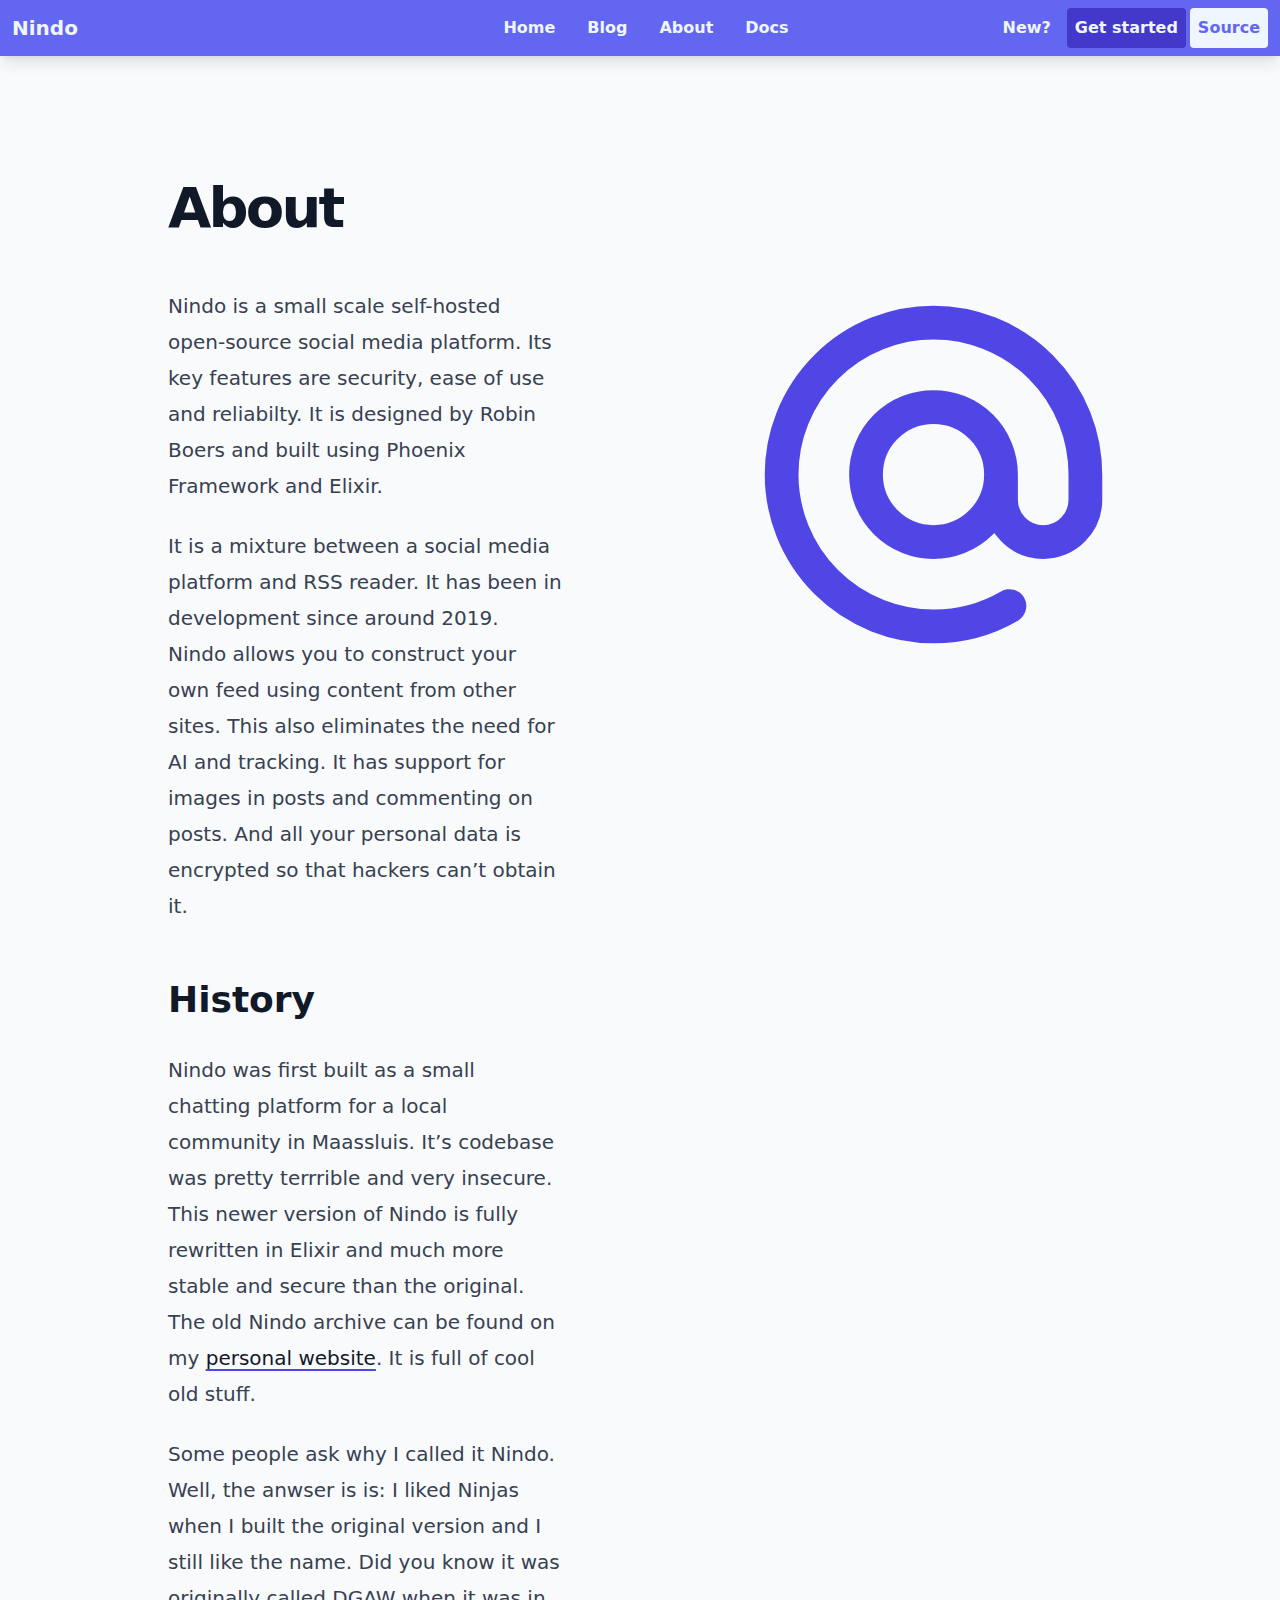
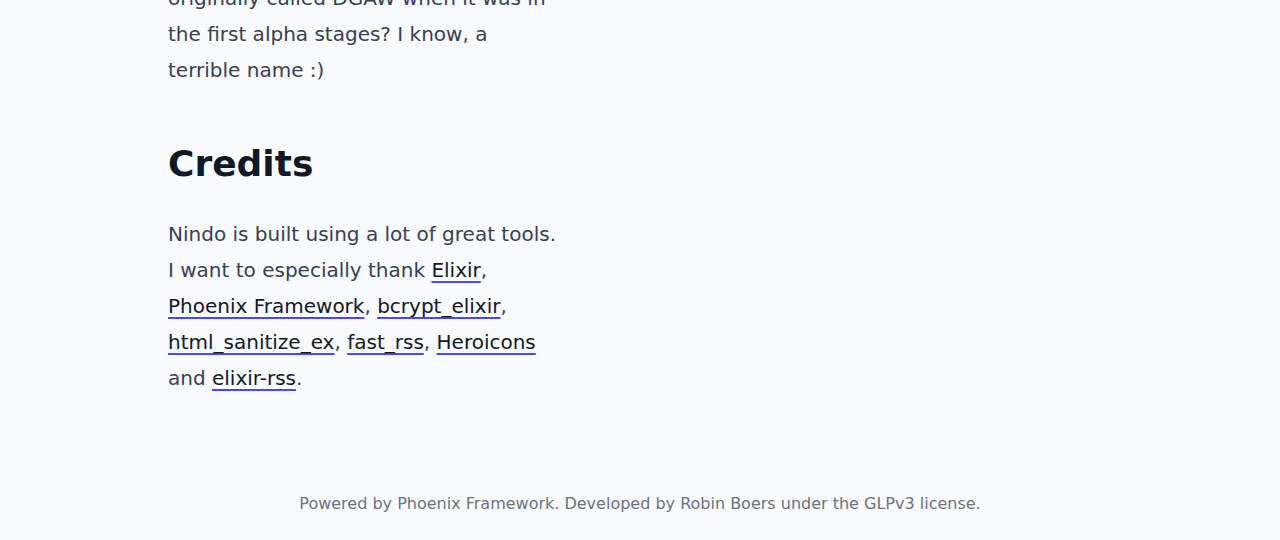
<file: about.html>
<!DOCTYPE html>
<html class="no-scrollbar nniftdehbv idc0_338" lang="en">
    <head>
        <meta http-equiv="content-type" content="text/html; charset=UTF-8" />
        <meta charset="UTF-8" />
        <meta http-equiv="X-UA-Compatible" content="IE=edge" />
        <meta name="viewport" content="width=device-width, initial-scale=1.0" />
        <meta content="VA57KCkCCThSBjskA3QCOwkkFH19EzFrdh9qqhV_1gThu-sjYIwP0ru1" name="csrf-token" />
        <title data-suffix=" · Nindo">About · Nindo</title>
        <link rel="manifest" href="https://nindo.geheimesite.nl/manifest.webmanifest" />
        <link rel="apple-touch-icon" href="https://nindo.geheimesite.nl/images/logo.png" />
        <link rel="apple-touch-icon" href="https://nindo.geheimesite.nl/favicon.ico" />
        <meta name="apple-mobile-web-app-status-bar-style" content="black-translucent" />

        <!-- Light mode -->

        <link phx-track-static="" rel="stylesheet" href="css/app-bc4fb7465d107fcad961e797282b2b95.css" />

        <script defer="defer" phx-track-static="" type="text/javascript" src="js/app-20011b81f9d3e90bfb17ee586f3e770b.js"></script>

        <link rel="preconnect" href="https://fonts.googleapis.com/" />
        <link rel="preconnect" href="https://fonts.gstatic.com/" crossorigin="" />
        <link href="css/css2.css" rel="stylesheet" />
    </head>
    <body class="flex flex-col h-screen bg-gray-50 dark:bg-gray-900 no-scrollbar" data-new-gr-c-s-check-loaded="8.896.0" data-gr-ext-installed="">
        <header class="bg-indigo-500 text-blue-50 shadow-lg print:hidden">
            <div class="flex flex-row justify-between">
                <section class="ml-3 flex items-center justify-start flex-wrap flex-1">
                    <h1 class="p4 text-xl font-extrabold"><a class="header-title" href="https://nindo.geheimesite.nl/">Nindo</a></h1>
                </section>

                <section class="flex-2">
                    <nav class="hidden md:block">
                        <ul class="flex items-center justify-center flex-wrap">
                            <li class="header-item"><a href="/">Home</a></li>
                            <li class="header-item"><a href="/blog.html">Blog</a></li>
                            <li class="header-item"><a href="/about.html">About</a></li>
                            <li class="header-item"><a href="https://docs.geheimesite.nl/nindo-phx">Docs</a></li>
                        </ul>
                    </nav>

                    <nav class="block md:hidden">
                        <ul class="flex items-center justify-end flex-wrap mobile-menu-button">
                            <li class="header-item header-button cursor-pointer font-bold py-3 px-5 bg-indigo-700 hover:bg-indigo-900 text-blue-50 hover:shadow">☰</li>
                        </ul>
                    </nav>
                </section>

                <section class="hidden md:block flex-1">
                    <div class="mr-3">
                        <div class="flex items-center justify-end flex-wrap">
                            <p class="header-item">New?</p>
                            <a class="header-item header-button btn-primary mr-1" href="https://docs.geheimesite.nl/nindo-phx/getting-started.html">Get started</a>
                            <a class="header-item header-button btn-secondary" href="https://github.com/RobinBoers/nindo-phx">Source</a>
                        </div>
                    </div>
                </section>
            </div>

            <section class="mobile-menu hidden bg-indigo-800">
                <nav>
                    <ul>
                        <li class="header-item"><a href="/">Home</a></li>
                        <li class="header-item"><a href="/blog.html">Blog</a></li>
                        <li class="header-item"><a href="/about.html">About</a></li>
                        <li class="header-item"><a href="https://docs.geheimesite.nl/nindo-phx">Docs</a></li>
                    </ul>
                </nav>
            </section>
        </header>

        <main class="flex-grow">
            <!-- This layout is used for static pages without the 'page-inner' class and flashes. Used to render the frontpage and about page. -->
            <div class="page-wrapper">
                <div class="md:flex flex-row justify-around xl:mx-24">
                    <article class="flex-grow-0 text-box p-6 max-w-content">
                        <div class="prose dark:prose-invert md:prose-lg lg:prose-xl prose-h1:title prose-h1:!mb-0">
                            <h1>About</h1>
                            <p>Nindo is a small scale self-hosted open-source social media platform. Its key features are security, ease of use and reliabilty. It is designed by Robin Boers and built using Phoenix Framework and Elixir.</p>
                            <p>It is a mixture between a social media platform and RSS reader. It has been in development since around 2019. Nindo allows you to construct your own feed using content from other sites. This also eliminates the need for AI and tracking. It has support for images in posts and commenting on posts. And all your personal data is encrypted so that hackers can’t obtain it.</p>
                            <h2>History</h2>
                            <p>Nindo was first built as a small chatting platform for a local community in Maassluis. It’s codebase was pretty terrrible and very insecure. This newer version of Nindo is fully rewritten in Elixir and much more stable and secure than the original. The old Nindo archive can be found on my <a href="https://www.geheimesite.nl/projects/nindo">personal website</a>. It is full of cool old stuff.</p>
                            <p>Some people ask why I called it Nindo. Well, the anwser is is: I liked Ninjas when I built the original version and I still like the name. Did you know it was originally called DGAW when it was in the first alpha stages? I know, a terrible name :)</p>
                            <h2>Credits</h2>
                            <p>Nindo is built using a lot of great tools. I want to especially thank <a href="https://elixir-lang.org/">Elixir</a>, <a href="https://www.phoenixframework.org/">Phoenix Framework</a>, <a href="https://github.com/riverrun/bcrypt_elixir">bcrypt_elixir</a>, <a href="https://github.com/rrrene/html_sanitize_ex">html_sanitize_ex</a>, <a href="https://github.com/avencera/fast_rss">fast_rss</a>, <a href="https://heroicons.com/">Heroicons</a> and <a href="https://github.com/BennyHallett/elixir-rss">elixir-rss</a>.</p>
                        </div>

                        <!--This is the first post published from within the official Nindo text-based CLI client. This is a huge achievement, which I like to document here, on my new social media platform. Some of you may remember the old Nindo. It was my first big scale project. I built the original in PHP with a MySQL database. I have to say, the code was horrible, but it worked. Now, three years later, I'm rebuilding my biggest project in Elixir. The plan is to make a web-based version using Phoenix framework next. ~ 18/10/2021 -->
                    </article>
                    <svg xmlns="http://www.w3.org/2000/svg" class="flex-grow-0 max-w-xs xl:max-w-md h-content ml-36 mt-36 2xl:mt-40 stroke-indigo-600 hidden lg:block" fill="none" viewBox="0 0 24 24">
                        <path stroke-linecap="round" stroke-linejoin="round" stroke-width="2" d="M16 12a4 4 0 10-8 0 4 4 0 008 0zm0 0v1.5a2.5 2.5 0 005 0V12a9 9 0 10-9 9m4.5-1.206a8.959 8.959 0 01-4.5 1.207"></path>
                    </svg>
                </div>
            </div>
        </main>

        <footer class="text-center text-gray-500 py-6 print:hidden">
            Powered by
            <a class="no-underline hover:underline" href="https://www.phoenixframework.org/">Phoenix Framework</a>. Developed by
            <a class="no-underline hover:underline" href="https://github.com/RobinBoers">Robin Boers</a>
            under the
            <a class="no-underline hover:underline" href="https://www.gnu.org/licenses/gpl-3.0.en.html">GLPv3</a>
            license.
        </footer>
    </body>
</html>
</file>
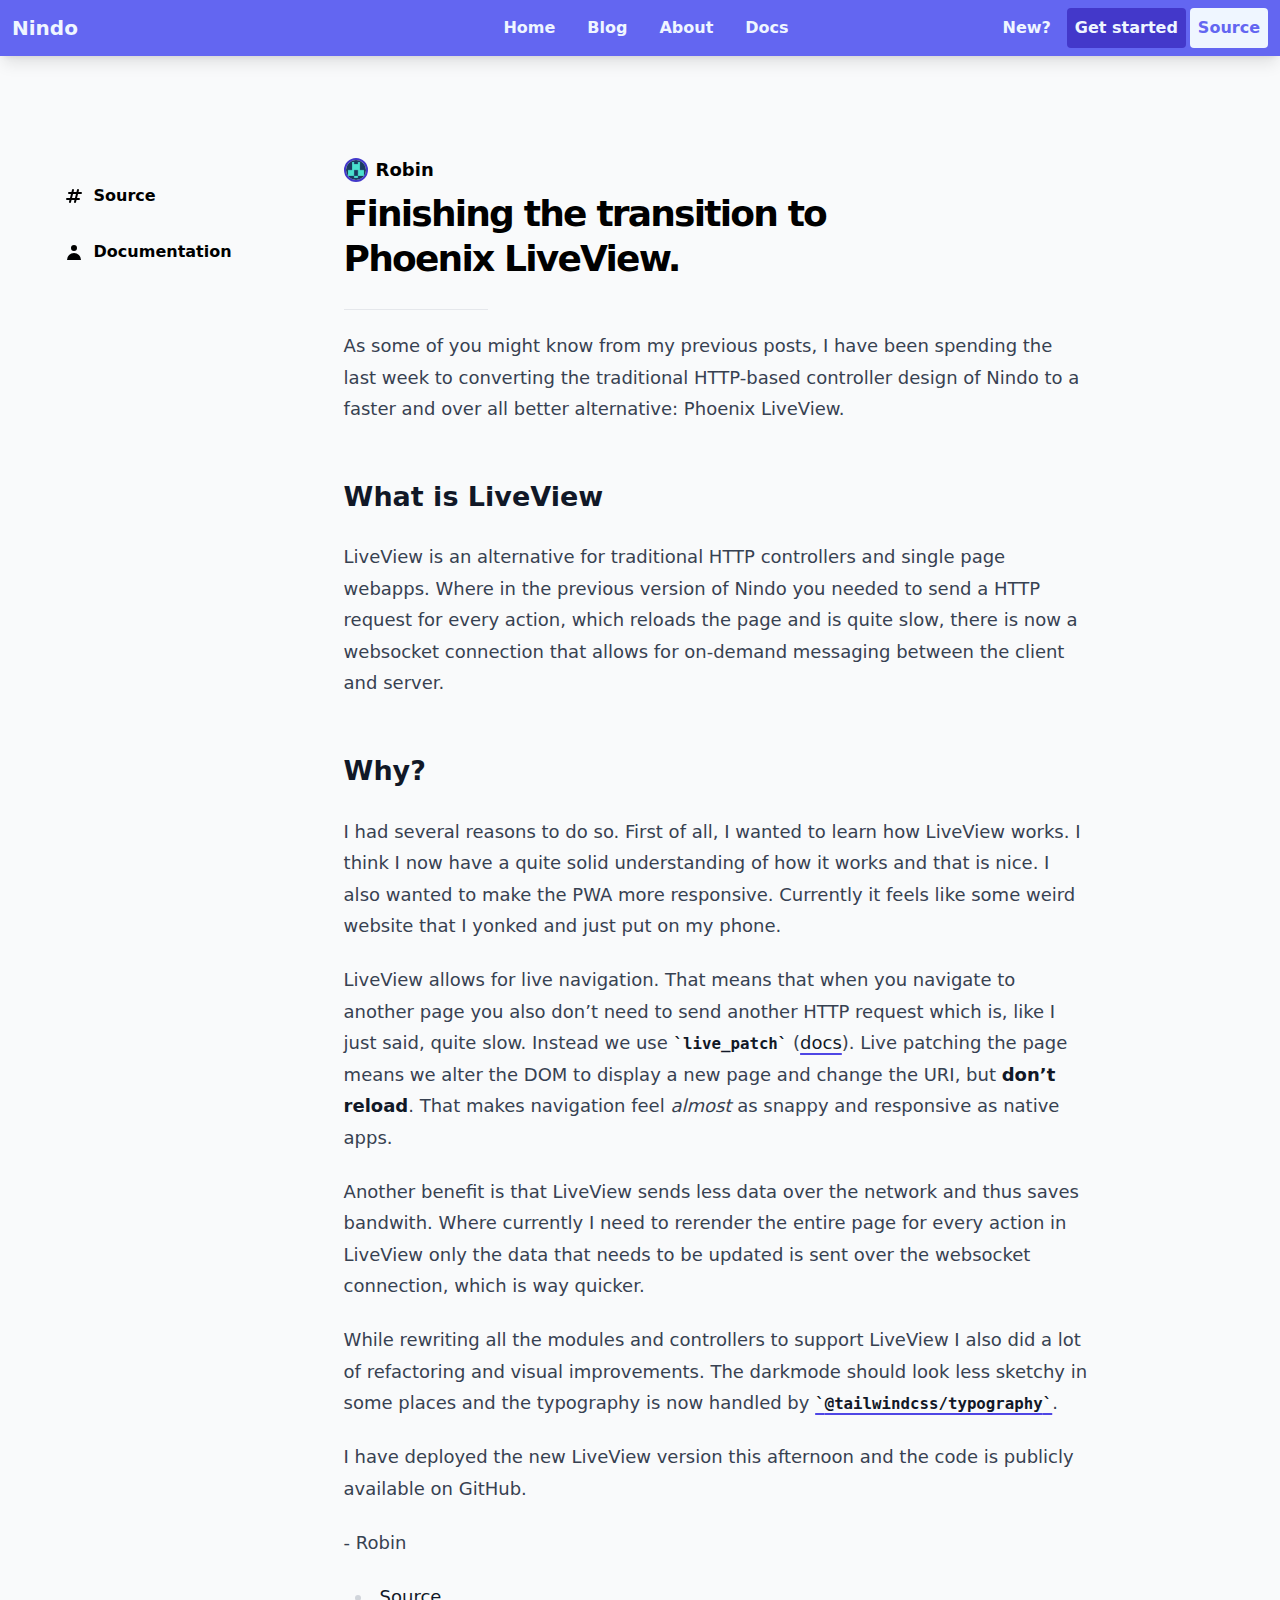
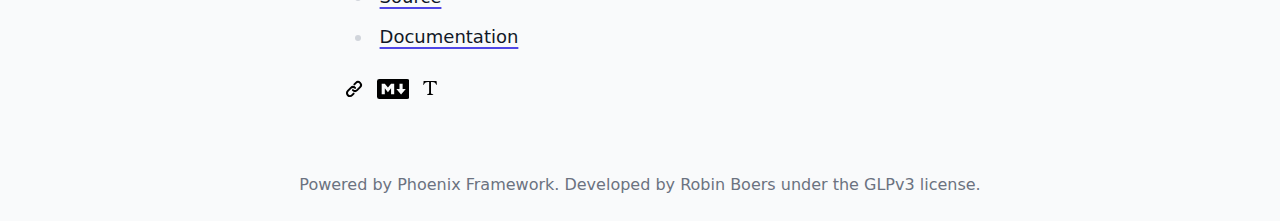
<file: post/11.html>
<!DOCTYPE html>
<html class="no-scrollbar ndcaohztg idc0_338" lang="en">
    <head>
        <meta http-equiv="content-type" content="text/html; charset=UTF-8" />
        <meta charset="UTF-8" />
        <meta http-equiv="X-UA-Compatible" content="IE=edge" />
        <meta name="viewport" content="width=device-width, initial-scale=1.0" />
        <meta content="e1MxaDA-PCQKJDYNEWk4GBo-BWceOBRuK5s1hTcCiEYAg0IIJSfJSYP4" name="csrf-token" />
        <title data-suffix=" · Nindo">Finishing the transition to Phoenix LiveView. · Robin (@robin) · Nindo</title>
        <link rel="manifest" href="https://nindo.geheimesite.nl/manifest.webmanifest" />
        <link rel="apple-touch-icon" href="https://nindo.geheimesite.nl/images/logo.png" />
        <link rel="apple-touch-icon" href="https://nindo.geheimesite.nl/favicon.ico" />
        <meta name="apple-mobile-web-app-status-bar-style" content="black-translucent" />

        <!-- Light mode -->

        <link phx-track-static="" rel="stylesheet" href="../css/app-bc4fb7465d107fcad961e797282b2b95.css" />

        <script defer="defer" phx-track-static="" type="text/javascript" src="../js/app-20011b81f9d3e90bfb17ee586f3e770b.js"></script>

        <link rel="preconnect" href="https://fonts.googleapis.com/" />
        <link rel="preconnect" href="https://fonts.gstatic.com/" crossorigin="" />
        <link href="../css/css2.css" rel="stylesheet" />
    </head>
    <body class="flex flex-col h-screen bg-gray-50 dark:bg-gray-900 no-scrollbar" data-new-gr-c-s-check-loaded="8.896.0" data-gr-ext-installed="">
        <header class="bg-indigo-500 text-blue-50 shadow-lg print:hidden">
            <div class="flex flex-row justify-between">
                <section class="ml-3 flex items-center justify-start flex-wrap flex-1">
                    <h1 class="p4 text-xl font-extrabold"><a class="header-title" href="https://nindo.geheimesite.nl/">Nindo</a></h1>
                </section>

                <section class="flex-2">
                    <nav class="hidden md:block">
                        <ul class="flex items-center justify-center flex-wrap">
                            <li class="header-item"><a href="/">Home</a></li>
                            <li class="header-item"><a href="/blog.html">Blog</a></li>
                            <li class="header-item"><a href="/about.html">About</a></li>
                            <li class="header-item"><a href="https://docs.geheimesite.nl/nindo-phx">Docs</a></li>
                        </ul>
                    </nav>

                    <nav class="block md:hidden">
                        <ul class="flex items-center justify-end flex-wrap mobile-menu-button">
                            <li class="header-item header-button cursor-pointer font-bold py-3 px-5 bg-indigo-700 hover:bg-indigo-900 text-blue-50 hover:shadow">☰</li>
                        </ul>
                    </nav>
                </section>

                <section class="hidden md:block flex-1">
                    <div class="mr-3">
                        <div class="flex items-center justify-end flex-wrap">
                            <p class="header-item">New?</p>
                            <a class="header-item header-button btn-primary mr-1" href="https://docs.geheimesite.nl/nindo-phx/getting-started.html">Get started</a>
                            <a class="header-item header-button btn-secondary" href="https://github.com/RobinBoers/nindo-phx">Source</a>
                        </div>
                    </div>
                </section>
            </div>

            <section class="mobile-menu hidden bg-indigo-800">
                <nav>
                    <ul>
                        <li class="header-item"><a href="/">Home</a></li>
                        <li class="header-item"><a href="/blog.html">Blog</a></li>
                        <li class="header-item"><a href="/about.html">About</a></li>
                        <li class="header-item"><a href="https://docs.geheimesite.nl/nindo-phx">Docs</a></li>

                        <li class="header-item"><a href="https://nindo.geheimesite.nl/account">Settings</a></li>
                    </ul>
                </nav>
            </section>
        </header>

        <main class="flex-grow">
            <div class="page-wrapper">
                <div class="sidebar print:hidden">
                    <ul class="flex items-center justify-center flex-row lg:flex-col lg:items-start lg:justify-start min-w-max">
                        <li class="header-item">
                            <a data-phx-link="patch" data-phx-link-state="push" href="https://github.com/RobinBoers/nindo-phx" phx-hook="ScrollToTop">
                                <svg xmlns="http://www.w3.org/2000/svg" class="h-5 w-5 mr-1 align-text-top inline" viewBox="0 0 20 20" fill="currentColor">
                                    <path fill-rule="evenodd" d="M9.243 3.03a1 1 0 01.727 1.213L9.53 6h2.94l.56-2.243a1 1 0 111.94.486L14.53 6H17a1 1 0 110 2h-2.97l-1 4H15a1 1 0 110 2h-2.47l-.56 2.242a1 1 0 11-1.94-.485L10.47 14H7.53l-.56 2.242a1 1 0 11-1.94-.485L5.47 14H3a1 1 0 110-2h2.97l1-4H5a1 1 0 110-2h2.47l.56-2.243a1 1 0 011.213-.727zM9.03 8l-1 4h2.938l1-4H9.031z" clip-rule="evenodd"></path>
                                </svg>
                                Source
                            </a>
                        </li>
                        <li class="header-item">
                            <a data-phx-link="patch" data-phx-link-state="push" href="https://docs.geheimesite.nl/nindo-phx" phx-hook="ScrollToTop">
                                <svg xmlns="http://www.w3.org/2000/svg" class="h-5 w-5 mr-1 align-text-top inline" viewBox="0 0 20 20" fill="currentColor">
                                    <path fill-rule="evenodd" d="M10 9a3 3 0 100-6 3 3 0 000 6zm-7 9a7 7 0 1114 0H3z" clip-rule="evenodd"></path>
                                </svg>
                                Documentation
                            </a>
                        </li>
                    </ul>
                </div>

                <div class="page-inner social">
                    <div class="alert alert-info" role="alert" phx-click="lv:clear-flash" phx-value-key="info"></div>

                    <div class="alert alert-success" role="alert" phx-click="lv:clear-flash" phx-value-key="info"></div>

                    <div class="alert alert-danger" role="alert" phx-click="lv:clear-flash" phx-value-key="error"></div>

                    <div class="flex flex-row items-center gap-2 pt-7">
                        <img class="w-6 object-cover h-6 rounded-full border-indigo-700 border-2" src="../images/identicon-example.png" />
                        <p class="font-bold text-lg">
                            <a data-phx-link="patch" data-phx-link-state="push" phx-hook="ScrollToTop">Robin</a>
                        </p>
                    </div>

                    <h1 phx-hook="RestoreFont" class="title text-3xl xl:text-4xl pt-2 leading-tight max-w-xl font-sans">Finishing the transition to Phoenix LiveView.</h1>

                    <hr class="mb-5 w-36" />

                    <div class="text-lg prose dark:prose-invert font-sans">
                        <p>As some of you might know from my previous posts, I have been spending the last week to converting the traditional HTTP-based controller design of Nindo to a faster and over all better alternative: Phoenix LiveView.</p>
                        <h2>What is LiveView</h2>
                        <p>LiveView is an alternative for traditional HTTP controllers and single page webapps. Where in the previous version of Nindo you needed to send a HTTP request for every action, which reloads the page and is quite slow, there is now a websocket connection that allows for on-demand messaging between the client and server.</p>
                        <h2>Why?</h2>
                        <p>I had several reasons to do so. First of all, I wanted to learn how LiveView works. I think I now have a quite solid understanding of how it works and that is nice. I also wanted to make the PWA more responsive. Currently it feels like some weird website that I yonked and just put on my phone.</p>
                        <p>LiveView allows for live navigation. That means that when you navigate to another page you also don’t need to send another HTTP request which is, like I just said, quite slow. Instead we use <code>live_patch</code> (<a href="https://hexdocs.pm/phoenix_live_view/Phoenix.LiveView.Helpers.html#live_patch/2">docs</a>). Live patching the page means we alter the DOM to display a new page and change the URI, but <strong>don’t reload</strong>. That makes navigation feel <em>almost</em> as snappy and responsive as native apps.</p>
                        <p>Another benefit is that LiveView sends less data over the network and thus saves bandwith. Where currently I need to rerender the entire page for every action in LiveView only the data that needs to be updated is sent over the websocket connection, which is way quicker.</p>
                        <p>
                            While rewriting all the modules and controllers to support LiveView I also did a lot of refactoring and visual improvements. The darkmode should look less sketchy in some places and the typography is now handled by <a href="https://tailwindcss.com/docs/typography-plugin"><code>@tailwindcss/typography</code></a
                            >.
                        </p>
                        <p>I have deployed the new LiveView version this afternoon and the code is publicly available on GitHub.</p>
                        <p>- Robin</p>
                        <ul>
                            <li>
                                <a href="https://github.com/RobinBoers/nindo-phx">Source</a>
                            </li>
                            <li>
                                <a href="https://docs.geheimesite.nl/nindo-phx">Documentation</a>
                            </li>
                        </ul>
                    </div>

                    <section class="mt-6">
                        <button class="mr-1 no-underline" phx-click="put-flash" phx-value-message="Link copied to clipboard." onclick="navigator.clipboard.writeText(window.location.href)">
                            <svg xmlns="http://www.w3.org/2000/svg" class="h-5 w-5 inline align-text-top mr-1 fill-current" viewBox="0 0 20 20">
                                <path fill-rule="evenodd" d="M12.586 4.586a2 2 0 112.828 2.828l-3 3a2 2 0 01-2.828 0 1 1 0 00-1.414 1.414 4 4 0 005.656 0l3-3a4 4 0 00-5.656-5.656l-1.5 1.5a1 1 0 101.414 1.414l1.5-1.5zm-5 5a2 2 0 012.828 0 1 1 0 101.414-1.414 4 4 0 00-5.656 0l-3 3a4 4 0 105.656 5.656l1.5-1.5a1 1 0 10-1.414-1.414l-1.5 1.5a2 2 0 11-2.828-2.828l3-3z" clip-rule="evenodd"></path>
                            </svg>
                        </button>
                        <a class="mr-1 no-underline" href="https://nindo.geheimesite.nl/markdown/24">
                            <svg xmlns="http://www.w3.org/2000/svg" class="h-5 inline align-text-top mr-1 fill-current" viewBox="0 0 208 128">
                                <path d="M193 128H15a15 15 0 0 1-15-15V15A15 15 0 0 1 15 0h178a15 15 0 0 1 15 15v98a15 15 0 0 1-15 15zM50 98V59l20 25 20-25v39h20V30H90L70 55 50 30H30v68zm134-34h-20V30h-20v34h-20l30 35z"></path>
                            </svg>
                        </a>
                        <button phx-click="set-font" phx-value-font="font-serif" onclick="localStorage.setItem('font', 'font-serif')">
                            <svg xmlns="http://www.w3.org/2000/svg" class="h-4 w-4 inline align-text-top pt-0.5 mr-1 fill-current" viewBox="0 0 25.531 25.531">
                                <g>
                                    <g id="c179_text">
                                        <path
                                            d="M25.198,6.273c-0.014,0.23-0.045,0.389-0.087,0.467c-0.045,0.084-0.176,0.145-0.392,0.183
                                c-0.469,0.104-0.781-0.074-0.935-0.533C23.239,4.7,22.59,3.578,21.84,3.016c-1.041-0.773-2.862-1.161-5.469-1.161
                                c-1.054,0-1.633,0.115-1.734,0.343c-0.036,0.075-0.057,0.184-0.057,0.324v18.999c0,0.812,0.188,1.383,0.571,1.709
                                c0.382,0.32,1.069,0.731,2.201,0.999c0.483,0.103,0.97,0.2,1.034,0.239c0.46,0,0.504,1.057-0.376,1.057
                                c-0.025,0.016-10.375-0.008-10.375-0.008s-0.723-0.439-0.074-1.023c0.271-0.121,0.767-0.343,0.767-0.343s1.83-0.614,2.211-1.009
                                c0.434-0.445,0.648-1.164,0.648-2.154V2.521c0-0.369-0.229-0.585-0.687-0.647c-0.049-0.015-0.425-0.02-1.122-0.02
                                c-2.415,0-4.191,0.418-5.338,1.259C3.176,3.735,2.411,4.877,1.737,6.545C1.52,7.065,1.22,7.234,0.84,7.058
                                C0.408,6.957,0.251,6.719,0.363,6.353c0.445-1.374,0.668-3.31,0.668-5.814c0-0.292,0.387-0.586,1.163-0.533L23.56,0.064
                                c0.709-0.104,1.096,0.012,1.16,0.343C25.076,2.096,25.234,4.052,25.198,6.273z"
                                        ></path>
                                    </g>
                                    <g id="Capa_1_282_"></g>
                                </g>
                            </svg>
                        </button>
                    </section>
                </div>
            </div>
        </main>

        <footer class="text-center text-gray-500 py-6 print:hidden">
            Powered by
            <a class="no-underline hover:underline" href="https://www.phoenixframework.org/">Phoenix Framework</a>. Developed by
            <a class="no-underline hover:underline" href="https://github.com/RobinBoers">Robin Boers</a>
            under the
            <a class="no-underline hover:underline" href="https://www.gnu.org/licenses/gpl-3.0.en.html">GLPv3</a>
            license.
        </footer>

        <canvas style="position: fixed; padding: 0px; margin: 0px; right: 0px; left: 0px; top: 0px; z-index: 100001; display: none; opacity: 0.05" width="1920" height="15"></canvas>
    </body>
    <grammarly-desktop-integration data-grammarly-shadow-root="true"></grammarly-desktop-integration>
</html>
</file>
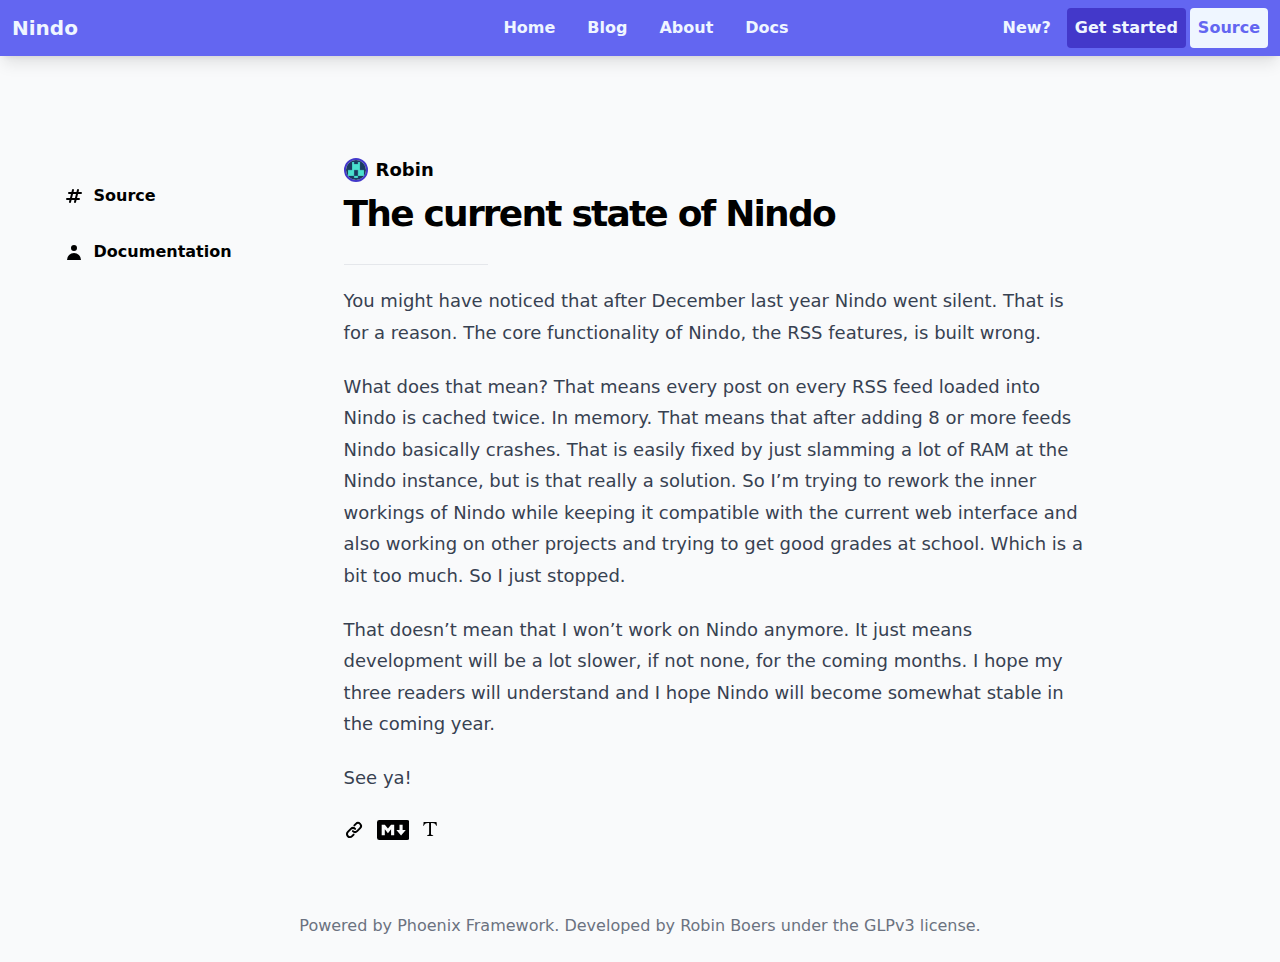
<file: post/24.html>
<!DOCTYPE html>
<html class="no-scrollbar ndcaohztg idc0_338" lang="en">
    <head>
        <meta http-equiv="content-type" content="text/html; charset=UTF-8" />
        <meta charset="UTF-8" />
        <meta http-equiv="X-UA-Compatible" content="IE=edge" />
        <meta name="viewport" content="width=device-width, initial-scale=1.0" />
        <meta content="e1MxaDA-PCQKJDYNEWk4GBo-BWceOBRuK5s1hTcCiEYAg0IIJSfJSYP4" name="csrf-token" />
        <title data-suffix=" · Nindo">The current state of Nindo · Robin (@robin) · Nindo</title>
        <link rel="manifest" href="https://nindo.geheimesite.nl/manifest.webmanifest" />
        <link rel="apple-touch-icon" href="https://nindo.geheimesite.nl/images/logo.png" />
        <link rel="apple-touch-icon" href="https://nindo.geheimesite.nl/favicon.ico" />
        <meta name="apple-mobile-web-app-status-bar-style" content="black-translucent" />

        <!-- Light mode -->

        <link phx-track-static="" rel="stylesheet" href="../css/app-bc4fb7465d107fcad961e797282b2b95.css" />

        <script defer="defer" phx-track-static="" type="text/javascript" src="../js/app-20011b81f9d3e90bfb17ee586f3e770b.js"></script>

        <link rel="preconnect" href="https://fonts.googleapis.com/" />
        <link rel="preconnect" href="https://fonts.gstatic.com/" crossorigin="" />
        <link href="../css/css2.css" rel="stylesheet" />
    </head>
    <body class="flex flex-col h-screen bg-gray-50 dark:bg-gray-900 no-scrollbar" data-new-gr-c-s-check-loaded="8.896.0" data-gr-ext-installed="">
        <header class="bg-indigo-500 text-blue-50 shadow-lg print:hidden">
            <div class="flex flex-row justify-between">
                <section class="ml-3 flex items-center justify-start flex-wrap flex-1">
                    <h1 class="p4 text-xl font-extrabold"><a class="header-title" href="https://nindo.geheimesite.nl/">Nindo</a></h1>
                </section>

                <section class="flex-2">
                    <nav class="hidden md:block">
                        <ul class="flex items-center justify-center flex-wrap">
                            <li class="header-item"><a href="/">Home</a></li>
                            <li class="header-item"><a href="/blog.html">Blog</a></li>
                            <li class="header-item"><a href="/about.html">About</a></li>
                            <li class="header-item"><a href="https://docs.geheimesite.nl/nindo-phx">Docs</a></li>
                        </ul>
                    </nav>

                    <nav class="block md:hidden">
                        <ul class="flex items-center justify-end flex-wrap mobile-menu-button">
                            <li class="header-item header-button cursor-pointer font-bold py-3 px-5 bg-indigo-700 hover:bg-indigo-900 text-blue-50 hover:shadow">☰</li>
                        </ul>
                    </nav>
                </section>

                <section class="hidden md:block flex-1">
                    <div class="mr-3">
                        <div class="flex items-center justify-end flex-wrap">
                            <p class="header-item">New?</p>
                            <a class="header-item header-button btn-primary mr-1" href="https://docs.geheimesite.nl/nindo-phx/getting-started.html">Get started</a>
                            <a class="header-item header-button btn-secondary" href="https://github.com/RobinBoers/nindo-phx">Source</a>
                        </div>
                    </div>
                </section>
            </div>

            <section class="mobile-menu hidden bg-indigo-800">
                <nav>
                    <ul>
                        <li class="header-item"><a href="/">Home</a></li>
                        <li class="header-item"><a href="/blog.html">Blog</a></li>
                        <li class="header-item"><a href="/about.html">About</a></li>
                        <li class="header-item"><a href="https://docs.geheimesite.nl/nindo-phx">Docs</a></li>

                        <li class="header-item"><a href="https://nindo.geheimesite.nl/account">Settings</a></li>
                    </ul>
                </nav>
            </section>
        </header>

        <main class="flex-grow">
            <div class="page-wrapper">
                <div class="sidebar print:hidden">
                    <ul class="flex items-center justify-center flex-row lg:flex-col lg:items-start lg:justify-start min-w-max">
                        <li class="header-item">
                            <a data-phx-link="patch" data-phx-link-state="push" href="https://github.com/RobinBoers/nindo-phx" phx-hook="ScrollToTop">
                                <svg xmlns="http://www.w3.org/2000/svg" class="h-5 w-5 mr-1 align-text-top inline" viewBox="0 0 20 20" fill="currentColor">
                                    <path fill-rule="evenodd" d="M9.243 3.03a1 1 0 01.727 1.213L9.53 6h2.94l.56-2.243a1 1 0 111.94.486L14.53 6H17a1 1 0 110 2h-2.97l-1 4H15a1 1 0 110 2h-2.47l-.56 2.242a1 1 0 11-1.94-.485L10.47 14H7.53l-.56 2.242a1 1 0 11-1.94-.485L5.47 14H3a1 1 0 110-2h2.97l1-4H5a1 1 0 110-2h2.47l.56-2.243a1 1 0 011.213-.727zM9.03 8l-1 4h2.938l1-4H9.031z" clip-rule="evenodd"></path>
                                </svg>
                                Source
                            </a>
                        </li>
                        <li class="header-item">
                            <a data-phx-link="patch" data-phx-link-state="push" href="https://docs.geheimesite.nl/nindo-phx" phx-hook="ScrollToTop">
                                <svg xmlns="http://www.w3.org/2000/svg" class="h-5 w-5 mr-1 align-text-top inline" viewBox="0 0 20 20" fill="currentColor">
                                    <path fill-rule="evenodd" d="M10 9a3 3 0 100-6 3 3 0 000 6zm-7 9a7 7 0 1114 0H3z" clip-rule="evenodd"></path>
                                </svg>
                                Documentation
                            </a>
                        </li>
                    </ul>
                </div>

                <div class="page-inner social">
                    <div class="alert alert-info" role="alert" phx-click="lv:clear-flash" phx-value-key="info"></div>

                    <div class="alert alert-success" role="alert" phx-click="lv:clear-flash" phx-value-key="info"></div>

                    <div class="alert alert-danger" role="alert" phx-click="lv:clear-flash" phx-value-key="error"></div>

                    <div class="flex flex-row items-center gap-2 pt-7">
                        <img class="w-6 object-cover h-6 rounded-full border-indigo-700 border-2" src="../images/identicon-example.png" />
                        <p class="font-bold text-lg">
                            <a data-phx-link="patch" data-phx-link-state="push" phx-hook="ScrollToTop">Robin</a>
                        </p>
                    </div>

                    <h1 phx-hook="RestoreFont" class="title text-3xl xl:text-4xl pt-2 leading-tight max-w-xl font-sans">The current state of Nindo</h1>

                    <hr class="mb-5 w-36" />

                    <div class="text-lg prose dark:prose-invert font-sans">
                        <p>You might have noticed that after December last year Nindo went silent. That is for a reason. The core functionality of Nindo, the RSS features, is built wrong.</p>
                        <p>What does that mean? That means every post on every RSS feed loaded into Nindo is cached twice. In memory. That means that after adding 8 or more feeds Nindo basically crashes. That is easily fixed by just slamming a lot of RAM at the Nindo instance, but is that really a solution. So I’m trying to rework the inner workings of Nindo while keeping it compatible with the current web interface and also working on other projects and trying to get good grades at school. Which is a bit too much. So I just stopped.</p>
                        <p>That doesn’t mean that I won’t work on Nindo anymore. It just means development will be a lot slower, if not none, for the coming months. I hope my three readers will understand and I hope Nindo will become somewhat stable in the coming year.</p>
                        <p>See ya!</p>
                    </div>

                    <section class="mt-6">
                        <button class="mr-1 no-underline" phx-click="put-flash" phx-value-message="Link copied to clipboard." onclick="navigator.clipboard.writeText(window.location.href)">
                            <svg xmlns="http://www.w3.org/2000/svg" class="h-5 w-5 inline align-text-top mr-1 fill-current" viewBox="0 0 20 20">
                                <path fill-rule="evenodd" d="M12.586 4.586a2 2 0 112.828 2.828l-3 3a2 2 0 01-2.828 0 1 1 0 00-1.414 1.414 4 4 0 005.656 0l3-3a4 4 0 00-5.656-5.656l-1.5 1.5a1 1 0 101.414 1.414l1.5-1.5zm-5 5a2 2 0 012.828 0 1 1 0 101.414-1.414 4 4 0 00-5.656 0l-3 3a4 4 0 105.656 5.656l1.5-1.5a1 1 0 10-1.414-1.414l-1.5 1.5a2 2 0 11-2.828-2.828l3-3z" clip-rule="evenodd"></path>
                            </svg>
                        </button>
                        <a class="mr-1 no-underline" href="https://nindo.geheimesite.nl/markdown/24">
                            <svg xmlns="http://www.w3.org/2000/svg" class="h-5 inline align-text-top mr-1 fill-current" viewBox="0 0 208 128">
                                <path d="M193 128H15a15 15 0 0 1-15-15V15A15 15 0 0 1 15 0h178a15 15 0 0 1 15 15v98a15 15 0 0 1-15 15zM50 98V59l20 25 20-25v39h20V30H90L70 55 50 30H30v68zm134-34h-20V30h-20v34h-20l30 35z"></path>
                            </svg>
                        </a>
                        <button phx-click="set-font" phx-value-font="font-serif" onclick="localStorage.setItem('font', 'font-serif')">
                            <svg xmlns="http://www.w3.org/2000/svg" class="h-4 w-4 inline align-text-top pt-0.5 mr-1 fill-current" viewBox="0 0 25.531 25.531">
                                <g>
                                    <g id="c179_text">
                                        <path
                                            d="M25.198,6.273c-0.014,0.23-0.045,0.389-0.087,0.467c-0.045,0.084-0.176,0.145-0.392,0.183
                                c-0.469,0.104-0.781-0.074-0.935-0.533C23.239,4.7,22.59,3.578,21.84,3.016c-1.041-0.773-2.862-1.161-5.469-1.161
                                c-1.054,0-1.633,0.115-1.734,0.343c-0.036,0.075-0.057,0.184-0.057,0.324v18.999c0,0.812,0.188,1.383,0.571,1.709
                                c0.382,0.32,1.069,0.731,2.201,0.999c0.483,0.103,0.97,0.2,1.034,0.239c0.46,0,0.504,1.057-0.376,1.057
                                c-0.025,0.016-10.375-0.008-10.375-0.008s-0.723-0.439-0.074-1.023c0.271-0.121,0.767-0.343,0.767-0.343s1.83-0.614,2.211-1.009
                                c0.434-0.445,0.648-1.164,0.648-2.154V2.521c0-0.369-0.229-0.585-0.687-0.647c-0.049-0.015-0.425-0.02-1.122-0.02
                                c-2.415,0-4.191,0.418-5.338,1.259C3.176,3.735,2.411,4.877,1.737,6.545C1.52,7.065,1.22,7.234,0.84,7.058
                                C0.408,6.957,0.251,6.719,0.363,6.353c0.445-1.374,0.668-3.31,0.668-5.814c0-0.292,0.387-0.586,1.163-0.533L23.56,0.064
                                c0.709-0.104,1.096,0.012,1.16,0.343C25.076,2.096,25.234,4.052,25.198,6.273z"
                                        ></path>
                                    </g>
                                    <g id="Capa_1_282_"></g>
                                </g>
                            </svg>
                        </button>
                    </section>
                </div>
            </div>
        </main>

        <footer class="text-center text-gray-500 py-6 print:hidden">
            Powered by
            <a class="no-underline hover:underline" href="https://www.phoenixframework.org/">Phoenix Framework</a>. Developed by
            <a class="no-underline hover:underline" href="https://github.com/RobinBoers">Robin Boers</a>
            under the
            <a class="no-underline hover:underline" href="https://www.gnu.org/licenses/gpl-3.0.en.html">GLPv3</a>
            license.
        </footer>

        <canvas style="position: fixed; padding: 0px; margin: 0px; right: 0px; left: 0px; top: 0px; z-index: 100001; display: none; opacity: 0.05" width="1920" height="15"></canvas>
    </body>
    <grammarly-desktop-integration data-grammarly-shadow-root="true"></grammarly-desktop-integration>
</html>
</file>
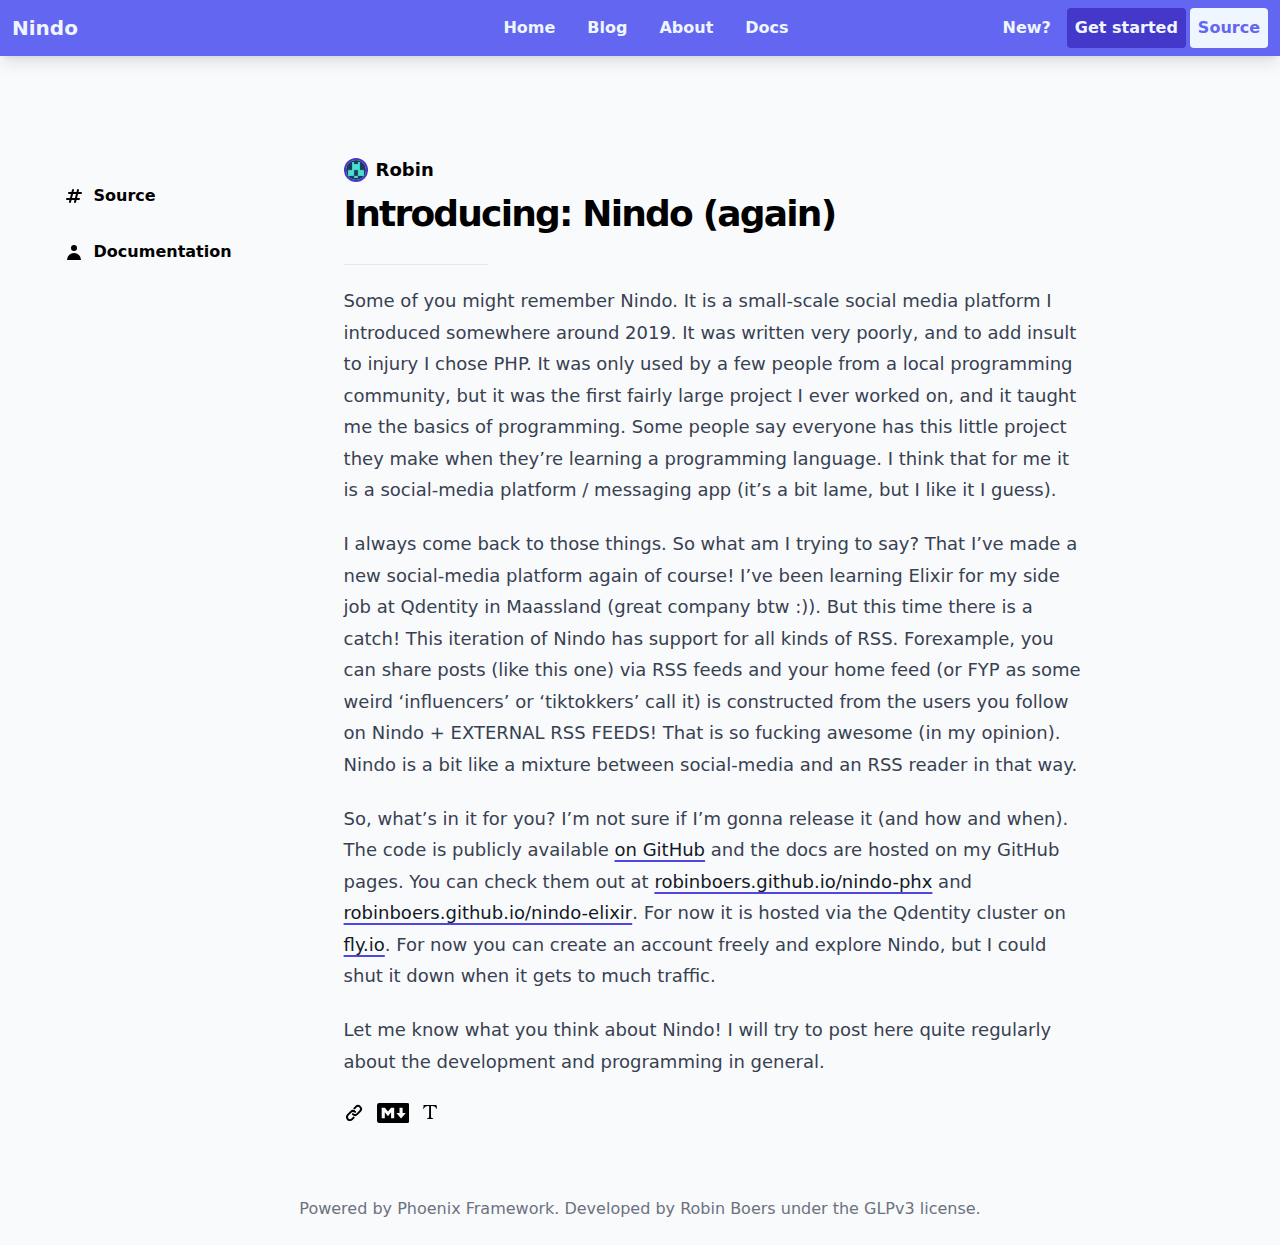
<file: post/5.html>
<!DOCTYPE html>
<html class="no-scrollbar ndcaohztg idc0_338" lang="en">
    <head>
        <meta http-equiv="content-type" content="text/html; charset=UTF-8" />
        <meta charset="UTF-8" />
        <meta http-equiv="X-UA-Compatible" content="IE=edge" />
        <meta name="viewport" content="width=device-width, initial-scale=1.0" />
        <meta content="e1MxaDA-PCQKJDYNEWk4GBo-BWceOBRuK5s1hTcCiEYAg0IIJSfJSYP4" name="csrf-token" />
        <title data-suffix=" · Nindo">Introducing: Nindo (again) · Robin (@robin) · Nindo</title>
        <link rel="manifest" href="https://nindo.geheimesite.nl/manifest.webmanifest" />
        <link rel="apple-touch-icon" href="https://nindo.geheimesite.nl/images/logo.png" />
        <link rel="apple-touch-icon" href="https://nindo.geheimesite.nl/favicon.ico" />
        <meta name="apple-mobile-web-app-status-bar-style" content="black-translucent" />

        <!-- Light mode -->

        <link phx-track-static="" rel="stylesheet" href="../css/app-bc4fb7465d107fcad961e797282b2b95.css" />

        <script defer="defer" phx-track-static="" type="text/javascript" src="../js/app-20011b81f9d3e90bfb17ee586f3e770b.js"></script>

        <link rel="preconnect" href="https://fonts.googleapis.com/" />
        <link rel="preconnect" href="https://fonts.gstatic.com/" crossorigin="" />
        <link href="../css/css2.css" rel="stylesheet" />
    </head>
    <body class="flex flex-col h-screen bg-gray-50 dark:bg-gray-900 no-scrollbar" data-new-gr-c-s-check-loaded="8.896.0" data-gr-ext-installed="">
        <header class="bg-indigo-500 text-blue-50 shadow-lg print:hidden">
            <div class="flex flex-row justify-between">
                <section class="ml-3 flex items-center justify-start flex-wrap flex-1">
                    <h1 class="p4 text-xl font-extrabold"><a class="header-title" href="https://nindo.geheimesite.nl/">Nindo</a></h1>
                </section>

                <section class="flex-2">
                    <nav class="hidden md:block">
                        <ul class="flex items-center justify-center flex-wrap">
                            <li class="header-item"><a href="/">Home</a></li>
                            <li class="header-item"><a href="/blog.html">Blog</a></li>
                            <li class="header-item"><a href="/about.html">About</a></li>
                            <li class="header-item"><a href="https://docs.geheimesite.nl/nindo-phx">Docs</a></li>
                        </ul>
                    </nav>

                    <nav class="block md:hidden">
                        <ul class="flex items-center justify-end flex-wrap mobile-menu-button">
                            <li class="header-item header-button cursor-pointer font-bold py-3 px-5 bg-indigo-700 hover:bg-indigo-900 text-blue-50 hover:shadow">☰</li>
                        </ul>
                    </nav>
                </section>

                <section class="hidden md:block flex-1">
                    <div class="mr-3">
                        <div class="flex items-center justify-end flex-wrap">
                            <p class="header-item">New?</p>
                            <a class="header-item header-button btn-primary mr-1" href="https://docs.geheimesite.nl/nindo-phx/getting-started.html">Get started</a>
                            <a class="header-item header-button btn-secondary" href="https://github.com/RobinBoers/nindo-phx">Source</a>
                        </div>
                    </div>
                </section>
            </div>

            <section class="mobile-menu hidden bg-indigo-800">
                <nav>
                    <ul>
                        <li class="header-item"><a href="/">Home</a></li>
                        <li class="header-item"><a href="/blog.html">Blog</a></li>
                        <li class="header-item"><a href="/about.html">About</a></li>
                        <li class="header-item"><a href="https://docs.geheimesite.nl/nindo-phx">Docs</a></li>

                        <li class="header-item"><a href="https://nindo.geheimesite.nl/account">Settings</a></li>
                    </ul>
                </nav>
            </section>
        </header>

        <main class="flex-grow">
            <div class="page-wrapper">
                <div class="sidebar print:hidden">
                    <ul class="flex items-center justify-center flex-row lg:flex-col lg:items-start lg:justify-start min-w-max">
                        <li class="header-item">
                            <a data-phx-link="patch" data-phx-link-state="push" href="https://github.com/RobinBoers/nindo-phx" phx-hook="ScrollToTop">
                                <svg xmlns="http://www.w3.org/2000/svg" class="h-5 w-5 mr-1 align-text-top inline" viewBox="0 0 20 20" fill="currentColor">
                                    <path fill-rule="evenodd" d="M9.243 3.03a1 1 0 01.727 1.213L9.53 6h2.94l.56-2.243a1 1 0 111.94.486L14.53 6H17a1 1 0 110 2h-2.97l-1 4H15a1 1 0 110 2h-2.47l-.56 2.242a1 1 0 11-1.94-.485L10.47 14H7.53l-.56 2.242a1 1 0 11-1.94-.485L5.47 14H3a1 1 0 110-2h2.97l1-4H5a1 1 0 110-2h2.47l.56-2.243a1 1 0 011.213-.727zM9.03 8l-1 4h2.938l1-4H9.031z" clip-rule="evenodd"></path>
                                </svg>
                                Source
                            </a>
                        </li>
                        <li class="header-item">
                            <a data-phx-link="patch" data-phx-link-state="push" href="https://docs.geheimesite.nl/nindo-phx" phx-hook="ScrollToTop">
                                <svg xmlns="http://www.w3.org/2000/svg" class="h-5 w-5 mr-1 align-text-top inline" viewBox="0 0 20 20" fill="currentColor">
                                    <path fill-rule="evenodd" d="M10 9a3 3 0 100-6 3 3 0 000 6zm-7 9a7 7 0 1114 0H3z" clip-rule="evenodd"></path>
                                </svg>
                                Documentation
                            </a>
                        </li>
                    </ul>
                </div>

                <div class="page-inner social">
                    <div class="alert alert-info" role="alert" phx-click="lv:clear-flash" phx-value-key="info"></div>

                    <div class="alert alert-success" role="alert" phx-click="lv:clear-flash" phx-value-key="info"></div>

                    <div class="alert alert-danger" role="alert" phx-click="lv:clear-flash" phx-value-key="error"></div>

                    <div class="flex flex-row items-center gap-2 pt-7">
                        <img class="w-6 object-cover h-6 rounded-full border-indigo-700 border-2" src="../images/identicon-example.png" />
                        <p class="font-bold text-lg">
                            <a data-phx-link="patch" data-phx-link-state="push" phx-hook="ScrollToTop">Robin</a>
                        </p>
                    </div>

                    <h1 phx-hook="RestoreFont" class="title text-3xl xl:text-4xl pt-2 leading-tight max-w-xl font-sans">Introducing: Nindo (again)</h1>

                    <hr class="mb-5 w-36" />

                    <div class="text-lg prose dark:prose-invert font-sans">
                        <p>Some of you might remember Nindo. It is a small-scale social media platform I introduced somewhere around 2019. It was written very poorly, and to add insult to injury I chose PHP. It was only used by a few people from a local programming community, but it was the first fairly large project I ever worked on, and it taught me the basics of programming. Some people say everyone has this little project they make when they’re learning a programming language. I think that for me it is a social-media platform / messaging app (it’s a bit lame, but I like it I guess).</p>
                        <p>I always come back to those things. So what am I trying to say? That I’ve made a new social-media platform again of course! I’ve been learning Elixir for my side job at Qdentity in Maassland (great company btw :)). But this time there is a catch! This iteration of Nindo has support for all kinds of RSS. Forexample, you can share posts (like this one) via RSS feeds and your home feed (or FYP as some weird ‘influencers’ or ‘tiktokkers’ call it) is constructed from the users you follow on Nindo + EXTERNAL RSS FEEDS! That is so fucking awesome (in my opinion). Nindo is a bit like a mixture between social-media and an RSS reader in that way.</p>
                        <p>So, what’s in it for you? I’m not sure if I’m gonna release it (and how and when). The code is publicly available <a href="https://github.com/RobinBoers/nindo-elixir">on GitHub</a> and the docs are hosted on my GitHub pages. You can check them out at <a href="https://robinboers.github.io/nindo-phx">robinboers.github.io/nindo-phx</a> and <a href="https://robinboers.github.io/nindo-elixir">robinboers.github.io/nindo-elixir</a>. For now it is hosted via the Qdentity cluster on <a href="https://fly.io">fly.io</a>. For now you can create an account freely and explore Nindo, but I could shut it down when it gets to much traffic.</p>
                        <p>Let me know what you think about Nindo! I will try to post here quite regularly about the development and programming in general.</p>
                    </div>

                    <section class="mt-6">
                        <button class="mr-1 no-underline" phx-click="put-flash" phx-value-message="Link copied to clipboard." onclick="navigator.clipboard.writeText(window.location.href)">
                            <svg xmlns="http://www.w3.org/2000/svg" class="h-5 w-5 inline align-text-top mr-1 fill-current" viewBox="0 0 20 20">
                                <path fill-rule="evenodd" d="M12.586 4.586a2 2 0 112.828 2.828l-3 3a2 2 0 01-2.828 0 1 1 0 00-1.414 1.414 4 4 0 005.656 0l3-3a4 4 0 00-5.656-5.656l-1.5 1.5a1 1 0 101.414 1.414l1.5-1.5zm-5 5a2 2 0 012.828 0 1 1 0 101.414-1.414 4 4 0 00-5.656 0l-3 3a4 4 0 105.656 5.656l1.5-1.5a1 1 0 10-1.414-1.414l-1.5 1.5a2 2 0 11-2.828-2.828l3-3z" clip-rule="evenodd"></path>
                            </svg>
                        </button>
                        <a class="mr-1 no-underline" href="https://nindo.geheimesite.nl/markdown/24">
                            <svg xmlns="http://www.w3.org/2000/svg" class="h-5 inline align-text-top mr-1 fill-current" viewBox="0 0 208 128">
                                <path d="M193 128H15a15 15 0 0 1-15-15V15A15 15 0 0 1 15 0h178a15 15 0 0 1 15 15v98a15 15 0 0 1-15 15zM50 98V59l20 25 20-25v39h20V30H90L70 55 50 30H30v68zm134-34h-20V30h-20v34h-20l30 35z"></path>
                            </svg>
                        </a>
                        <button phx-click="set-font" phx-value-font="font-serif" onclick="localStorage.setItem('font', 'font-serif')">
                            <svg xmlns="http://www.w3.org/2000/svg" class="h-4 w-4 inline align-text-top pt-0.5 mr-1 fill-current" viewBox="0 0 25.531 25.531">
                                <g>
                                    <g id="c179_text">
                                        <path
                                            d="M25.198,6.273c-0.014,0.23-0.045,0.389-0.087,0.467c-0.045,0.084-0.176,0.145-0.392,0.183
                                c-0.469,0.104-0.781-0.074-0.935-0.533C23.239,4.7,22.59,3.578,21.84,3.016c-1.041-0.773-2.862-1.161-5.469-1.161
                                c-1.054,0-1.633,0.115-1.734,0.343c-0.036,0.075-0.057,0.184-0.057,0.324v18.999c0,0.812,0.188,1.383,0.571,1.709
                                c0.382,0.32,1.069,0.731,2.201,0.999c0.483,0.103,0.97,0.2,1.034,0.239c0.46,0,0.504,1.057-0.376,1.057
                                c-0.025,0.016-10.375-0.008-10.375-0.008s-0.723-0.439-0.074-1.023c0.271-0.121,0.767-0.343,0.767-0.343s1.83-0.614,2.211-1.009
                                c0.434-0.445,0.648-1.164,0.648-2.154V2.521c0-0.369-0.229-0.585-0.687-0.647c-0.049-0.015-0.425-0.02-1.122-0.02
                                c-2.415,0-4.191,0.418-5.338,1.259C3.176,3.735,2.411,4.877,1.737,6.545C1.52,7.065,1.22,7.234,0.84,7.058
                                C0.408,6.957,0.251,6.719,0.363,6.353c0.445-1.374,0.668-3.31,0.668-5.814c0-0.292,0.387-0.586,1.163-0.533L23.56,0.064
                                c0.709-0.104,1.096,0.012,1.16,0.343C25.076,2.096,25.234,4.052,25.198,6.273z"
                                        ></path>
                                    </g>
                                    <g id="Capa_1_282_"></g>
                                </g>
                            </svg>
                        </button>
                    </section>
                </div>
            </div>
        </main>

        <footer class="text-center text-gray-500 py-6 print:hidden">
            Powered by
            <a class="no-underline hover:underline" href="https://www.phoenixframework.org/">Phoenix Framework</a>. Developed by
            <a class="no-underline hover:underline" href="https://github.com/RobinBoers">Robin Boers</a>
            under the
            <a class="no-underline hover:underline" href="https://www.gnu.org/licenses/gpl-3.0.en.html">GLPv3</a>
            license.
        </footer>

        <canvas style="position: fixed; padding: 0px; margin: 0px; right: 0px; left: 0px; top: 0px; z-index: 100001; display: none; opacity: 0.05" width="1920" height="15"></canvas>
    </body>
    <grammarly-desktop-integration data-grammarly-shadow-root="true"></grammarly-desktop-integration>
</html>
</file>
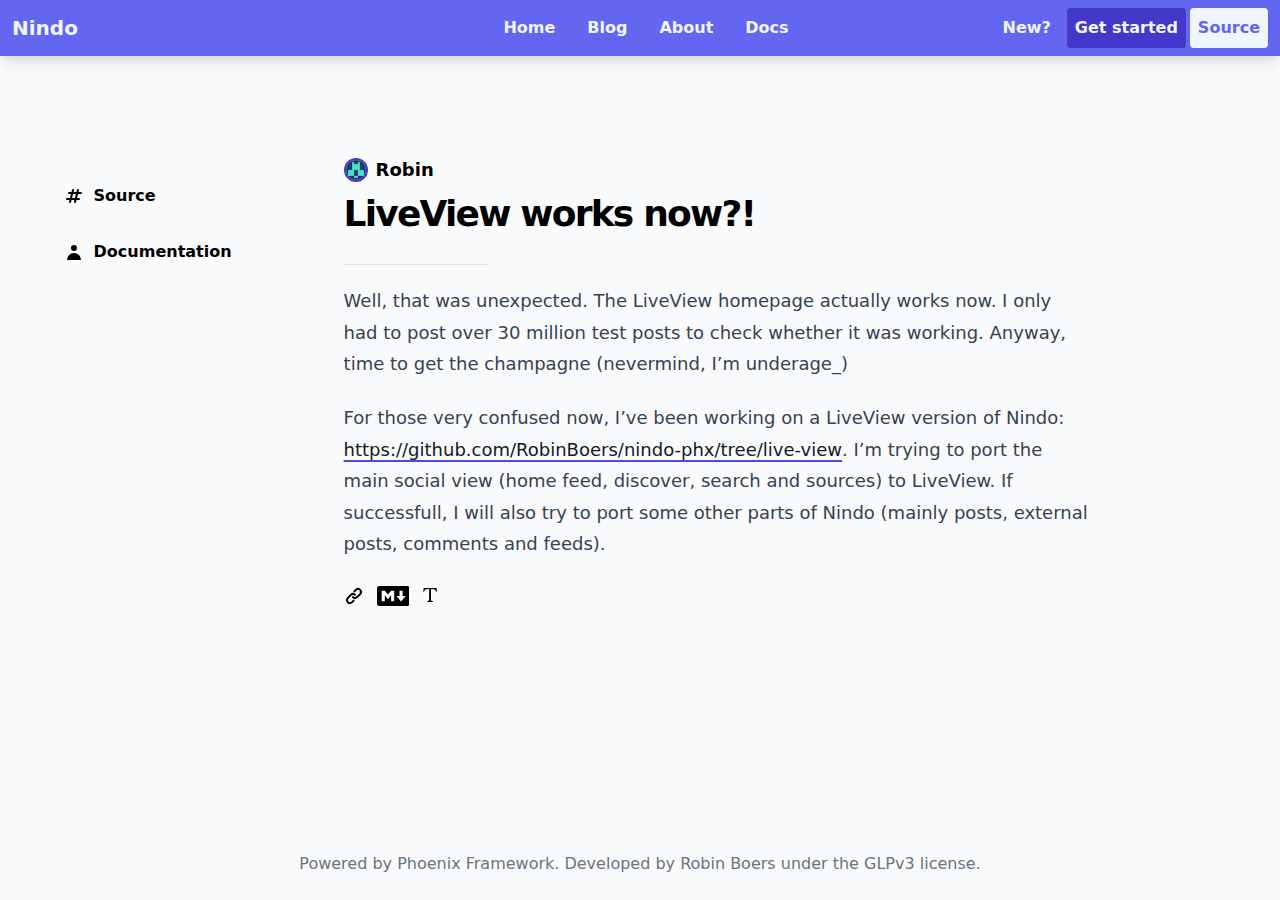
<file: post/8.html>
<!DOCTYPE html>
<html class="no-scrollbar ndcaohztg idc0_338" lang="en">
    <head>
        <meta http-equiv="content-type" content="text/html; charset=UTF-8" />
        <meta charset="UTF-8" />
        <meta http-equiv="X-UA-Compatible" content="IE=edge" />
        <meta name="viewport" content="width=device-width, initial-scale=1.0" />
        <meta content="e1MxaDA-PCQKJDYNEWk4GBo-BWceOBRuK5s1hTcCiEYAg0IIJSfJSYP4" name="csrf-token" />
        <title data-suffix=" · Nindo">LiveView works now?! · Robin (@robin) · Nindo</title>
        <link rel="manifest" href="https://nindo.geheimesite.nl/manifest.webmanifest" />
        <link rel="apple-touch-icon" href="https://nindo.geheimesite.nl/images/logo.png" />
        <link rel="apple-touch-icon" href="https://nindo.geheimesite.nl/favicon.ico" />
        <meta name="apple-mobile-web-app-status-bar-style" content="black-translucent" />

        <!-- Light mode -->

        <link phx-track-static="" rel="stylesheet" href="../css/app-bc4fb7465d107fcad961e797282b2b95.css" />

        <script defer="defer" phx-track-static="" type="text/javascript" src="../js/app-20011b81f9d3e90bfb17ee586f3e770b.js"></script>

        <link rel="preconnect" href="https://fonts.googleapis.com/" />
        <link rel="preconnect" href="https://fonts.gstatic.com/" crossorigin="" />
        <link href="../css/css2.css" rel="stylesheet" />
    </head>
    <body class="flex flex-col h-screen bg-gray-50 dark:bg-gray-900 no-scrollbar" data-new-gr-c-s-check-loaded="8.896.0" data-gr-ext-installed="">
        <header class="bg-indigo-500 text-blue-50 shadow-lg print:hidden">
            <div class="flex flex-row justify-between">
                <section class="ml-3 flex items-center justify-start flex-wrap flex-1">
                    <h1 class="p4 text-xl font-extrabold"><a class="header-title" href="https://nindo.geheimesite.nl/">Nindo</a></h1>
                </section>

                <section class="flex-2">
                    <nav class="hidden md:block">
                        <ul class="flex items-center justify-center flex-wrap">
                            <li class="header-item"><a href="/">Home</a></li>
                            <li class="header-item"><a href="/blog.html">Blog</a></li>
                            <li class="header-item"><a href="/about.html">About</a></li>
                            <li class="header-item"><a href="https://docs.geheimesite.nl/nindo-phx">Docs</a></li>
                        </ul>
                    </nav>

                    <nav class="block md:hidden">
                        <ul class="flex items-center justify-end flex-wrap mobile-menu-button">
                            <li class="header-item header-button cursor-pointer font-bold py-3 px-5 bg-indigo-700 hover:bg-indigo-900 text-blue-50 hover:shadow">☰</li>
                        </ul>
                    </nav>
                </section>

                <section class="hidden md:block flex-1">
                    <div class="mr-3">
                        <div class="flex items-center justify-end flex-wrap">
                            <p class="header-item">New?</p>
                            <a class="header-item header-button btn-primary mr-1" href="https://docs.geheimesite.nl/nindo-phx/getting-started.html">Get started</a>
                            <a class="header-item header-button btn-secondary" href="https://github.com/RobinBoers/nindo-phx">Source</a>
                        </div>
                    </div>
                </section>
            </div>

            <section class="mobile-menu hidden bg-indigo-800">
                <nav>
                    <ul>
                        <li class="header-item"><a href="/">Home</a></li>
                        <li class="header-item"><a href="/blog.html">Blog</a></li>
                        <li class="header-item"><a href="/about.html">About</a></li>
                        <li class="header-item"><a href="https://docs.geheimesite.nl/nindo-phx">Docs</a></li>

                        <li class="header-item"><a href="https://nindo.geheimesite.nl/account">Settings</a></li>
                    </ul>
                </nav>
            </section>
        </header>

        <main class="flex-grow">
            <div class="page-wrapper">
                <div class="sidebar print:hidden">
                    <ul class="flex items-center justify-center flex-row lg:flex-col lg:items-start lg:justify-start min-w-max">
                        <li class="header-item">
                            <a data-phx-link="patch" data-phx-link-state="push" href="https://github.com/RobinBoers/nindo-phx" phx-hook="ScrollToTop">
                                <svg xmlns="http://www.w3.org/2000/svg" class="h-5 w-5 mr-1 align-text-top inline" viewBox="0 0 20 20" fill="currentColor">
                                    <path fill-rule="evenodd" d="M9.243 3.03a1 1 0 01.727 1.213L9.53 6h2.94l.56-2.243a1 1 0 111.94.486L14.53 6H17a1 1 0 110 2h-2.97l-1 4H15a1 1 0 110 2h-2.47l-.56 2.242a1 1 0 11-1.94-.485L10.47 14H7.53l-.56 2.242a1 1 0 11-1.94-.485L5.47 14H3a1 1 0 110-2h2.97l1-4H5a1 1 0 110-2h2.47l.56-2.243a1 1 0 011.213-.727zM9.03 8l-1 4h2.938l1-4H9.031z" clip-rule="evenodd"></path>
                                </svg>
                                Source
                            </a>
                        </li>
                        <li class="header-item">
                            <a data-phx-link="patch" data-phx-link-state="push" href="https://docs.geheimesite.nl/nindo-phx" phx-hook="ScrollToTop">
                                <svg xmlns="http://www.w3.org/2000/svg" class="h-5 w-5 mr-1 align-text-top inline" viewBox="0 0 20 20" fill="currentColor">
                                    <path fill-rule="evenodd" d="M10 9a3 3 0 100-6 3 3 0 000 6zm-7 9a7 7 0 1114 0H3z" clip-rule="evenodd"></path>
                                </svg>
                                Documentation
                            </a>
                        </li>
                    </ul>
                </div>

                <div class="page-inner social">
                    <div class="alert alert-info" role="alert" phx-click="lv:clear-flash" phx-value-key="info"></div>

                    <div class="alert alert-success" role="alert" phx-click="lv:clear-flash" phx-value-key="info"></div>

                    <div class="alert alert-danger" role="alert" phx-click="lv:clear-flash" phx-value-key="error"></div>

                    <div class="flex flex-row items-center gap-2 pt-7">
                        <img class="w-6 object-cover h-6 rounded-full border-indigo-700 border-2" src="../images/identicon-example.png" />
                        <p class="font-bold text-lg">
                            <a data-phx-link="patch" data-phx-link-state="push" phx-hook="ScrollToTop">Robin</a>
                        </p>
                    </div>

                    <h1 phx-hook="RestoreFont" class="title text-3xl xl:text-4xl pt-2 leading-tight max-w-xl font-sans">LiveView works now?!</h1>

                    <hr class="mb-5 w-36" />

                    <div class="text-lg prose dark:prose-invert font-sans">
                        <p>Well, that was unexpected. The LiveView homepage actually works now. I only had to post over 30 million test posts to check whether it was working. Anyway, time to get the champagne (nevermind, I’m underage_)</p>
                        <p>For those very confused now, I’ve been working on a LiveView version of Nindo: <a href="https://github.com/RobinBoers/nindo-phx/tree/live-view">https://github.com/RobinBoers/nindo-phx/tree/live-view</a>. I’m trying to port the main social view (home feed, discover, search and sources) to LiveView. If successfull, I will also try to port some other parts of Nindo (mainly posts, external posts, comments and feeds).</p>
                    </div>

                    <section class="mt-6">
                        <button class="mr-1 no-underline" phx-click="put-flash" phx-value-message="Link copied to clipboard." onclick="navigator.clipboard.writeText(window.location.href)">
                            <svg xmlns="http://www.w3.org/2000/svg" class="h-5 w-5 inline align-text-top mr-1 fill-current" viewBox="0 0 20 20">
                                <path fill-rule="evenodd" d="M12.586 4.586a2 2 0 112.828 2.828l-3 3a2 2 0 01-2.828 0 1 1 0 00-1.414 1.414 4 4 0 005.656 0l3-3a4 4 0 00-5.656-5.656l-1.5 1.5a1 1 0 101.414 1.414l1.5-1.5zm-5 5a2 2 0 012.828 0 1 1 0 101.414-1.414 4 4 0 00-5.656 0l-3 3a4 4 0 105.656 5.656l1.5-1.5a1 1 0 10-1.414-1.414l-1.5 1.5a2 2 0 11-2.828-2.828l3-3z" clip-rule="evenodd"></path>
                            </svg>
                        </button>
                        <a class="mr-1 no-underline" href="https://nindo.geheimesite.nl/markdown/24">
                            <svg xmlns="http://www.w3.org/2000/svg" class="h-5 inline align-text-top mr-1 fill-current" viewBox="0 0 208 128">
                                <path d="M193 128H15a15 15 0 0 1-15-15V15A15 15 0 0 1 15 0h178a15 15 0 0 1 15 15v98a15 15 0 0 1-15 15zM50 98V59l20 25 20-25v39h20V30H90L70 55 50 30H30v68zm134-34h-20V30h-20v34h-20l30 35z"></path>
                            </svg>
                        </a>
                        <button phx-click="set-font" phx-value-font="font-serif" onclick="localStorage.setItem('font', 'font-serif')">
                            <svg xmlns="http://www.w3.org/2000/svg" class="h-4 w-4 inline align-text-top pt-0.5 mr-1 fill-current" viewBox="0 0 25.531 25.531">
                                <g>
                                    <g id="c179_text">
                                        <path
                                            d="M25.198,6.273c-0.014,0.23-0.045,0.389-0.087,0.467c-0.045,0.084-0.176,0.145-0.392,0.183
                                c-0.469,0.104-0.781-0.074-0.935-0.533C23.239,4.7,22.59,3.578,21.84,3.016c-1.041-0.773-2.862-1.161-5.469-1.161
                                c-1.054,0-1.633,0.115-1.734,0.343c-0.036,0.075-0.057,0.184-0.057,0.324v18.999c0,0.812,0.188,1.383,0.571,1.709
                                c0.382,0.32,1.069,0.731,2.201,0.999c0.483,0.103,0.97,0.2,1.034,0.239c0.46,0,0.504,1.057-0.376,1.057
                                c-0.025,0.016-10.375-0.008-10.375-0.008s-0.723-0.439-0.074-1.023c0.271-0.121,0.767-0.343,0.767-0.343s1.83-0.614,2.211-1.009
                                c0.434-0.445,0.648-1.164,0.648-2.154V2.521c0-0.369-0.229-0.585-0.687-0.647c-0.049-0.015-0.425-0.02-1.122-0.02
                                c-2.415,0-4.191,0.418-5.338,1.259C3.176,3.735,2.411,4.877,1.737,6.545C1.52,7.065,1.22,7.234,0.84,7.058
                                C0.408,6.957,0.251,6.719,0.363,6.353c0.445-1.374,0.668-3.31,0.668-5.814c0-0.292,0.387-0.586,1.163-0.533L23.56,0.064
                                c0.709-0.104,1.096,0.012,1.16,0.343C25.076,2.096,25.234,4.052,25.198,6.273z"
                                        ></path>
                                    </g>
                                    <g id="Capa_1_282_"></g>
                                </g>
                            </svg>
                        </button>
                    </section>
                </div>
            </div>
        </main>

        <footer class="text-center text-gray-500 py-6 print:hidden">
            Powered by
            <a class="no-underline hover:underline" href="https://www.phoenixframework.org/">Phoenix Framework</a>. Developed by
            <a class="no-underline hover:underline" href="https://github.com/RobinBoers">Robin Boers</a>
            under the
            <a class="no-underline hover:underline" href="https://www.gnu.org/licenses/gpl-3.0.en.html">GLPv3</a>
            license.
        </footer>

        <canvas style="position: fixed; padding: 0px; margin: 0px; right: 0px; left: 0px; top: 0px; z-index: 100001; display: none; opacity: 0.05" width="1920" height="15"></canvas>
    </body>
    <grammarly-desktop-integration data-grammarly-shadow-root="true"></grammarly-desktop-integration>
</html>
</file>
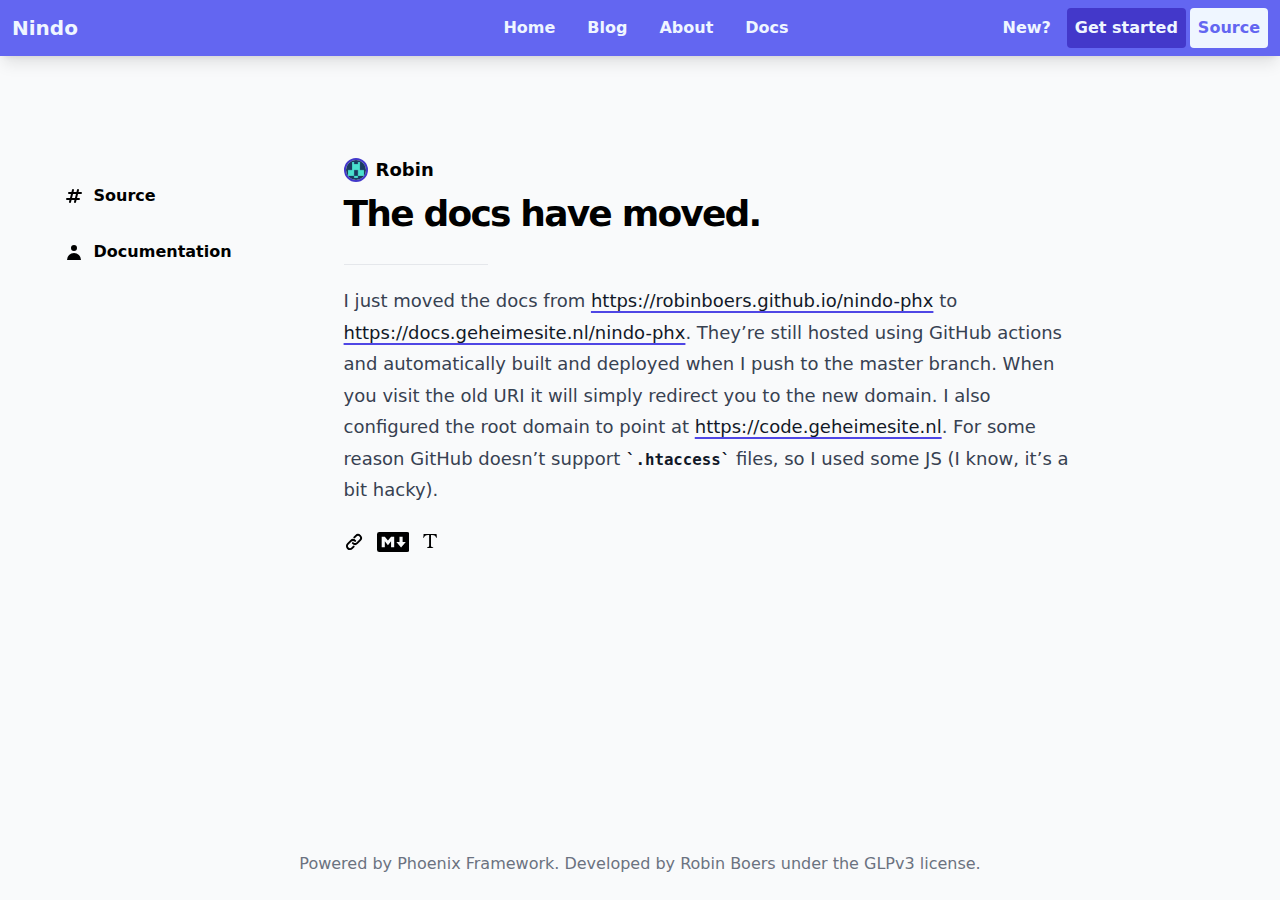
<file: post/9.html>
<!DOCTYPE html>
<html class="no-scrollbar ndcaohztg idc0_338" lang="en">
    <head>
        <meta http-equiv="content-type" content="text/html; charset=UTF-8" />
        <meta charset="UTF-8" />
        <meta http-equiv="X-UA-Compatible" content="IE=edge" />
        <meta name="viewport" content="width=device-width, initial-scale=1.0" />
        <meta content="e1MxaDA-PCQKJDYNEWk4GBo-BWceOBRuK5s1hTcCiEYAg0IIJSfJSYP4" name="csrf-token" />
        <title data-suffix=" · Nindo">The docs have moved. · Robin (@robin) · Nindo</title>
        <link rel="manifest" href="https://nindo.geheimesite.nl/manifest.webmanifest" />
        <link rel="apple-touch-icon" href="https://nindo.geheimesite.nl/images/logo.png" />
        <link rel="apple-touch-icon" href="https://nindo.geheimesite.nl/favicon.ico" />
        <meta name="apple-mobile-web-app-status-bar-style" content="black-translucent" />

        <!-- Light mode -->

        <link phx-track-static="" rel="stylesheet" href="../css/app-bc4fb7465d107fcad961e797282b2b95.css" />

        <script defer="defer" phx-track-static="" type="text/javascript" src="../js/app-20011b81f9d3e90bfb17ee586f3e770b.js"></script>

        <link rel="preconnect" href="https://fonts.googleapis.com/" />
        <link rel="preconnect" href="https://fonts.gstatic.com/" crossorigin="" />
        <link href="../css/css2.css" rel="stylesheet" />
    </head>
    <body class="flex flex-col h-screen bg-gray-50 dark:bg-gray-900 no-scrollbar" data-new-gr-c-s-check-loaded="8.896.0" data-gr-ext-installed="">
        <header class="bg-indigo-500 text-blue-50 shadow-lg print:hidden">
            <div class="flex flex-row justify-between">
                <section class="ml-3 flex items-center justify-start flex-wrap flex-1">
                    <h1 class="p4 text-xl font-extrabold"><a class="header-title" href="https://nindo.geheimesite.nl/">Nindo</a></h1>
                </section>

                <section class="flex-2">
                    <nav class="hidden md:block">
                        <ul class="flex items-center justify-center flex-wrap">
                            <li class="header-item"><a href="/">Home</a></li>
                            <li class="header-item"><a href="/blog.html">Blog</a></li>
                            <li class="header-item"><a href="/about.html">About</a></li>
                            <li class="header-item"><a href="https://docs.geheimesite.nl/nindo-phx">Docs</a></li>
                        </ul>
                    </nav>

                    <nav class="block md:hidden">
                        <ul class="flex items-center justify-end flex-wrap mobile-menu-button">
                            <li class="header-item header-button cursor-pointer font-bold py-3 px-5 bg-indigo-700 hover:bg-indigo-900 text-blue-50 hover:shadow">☰</li>
                        </ul>
                    </nav>
                </section>

                <section class="hidden md:block flex-1">
                    <div class="mr-3">
                        <div class="flex items-center justify-end flex-wrap">
                            <p class="header-item">New?</p>
                            <a class="header-item header-button btn-primary mr-1" href="https://docs.geheimesite.nl/nindo-phx/getting-started.html">Get started</a>
                            <a class="header-item header-button btn-secondary" href="https://github.com/RobinBoers/nindo-phx">Source</a>
                        </div>
                    </div>
                </section>
            </div>

            <section class="mobile-menu hidden bg-indigo-800">
                <nav>
                    <ul>
                        <li class="header-item"><a href="/">Home</a></li>
                        <li class="header-item"><a href="/blog.html">Blog</a></li>
                        <li class="header-item"><a href="/about.html">About</a></li>
                        <li class="header-item"><a href="https://docs.geheimesite.nl/nindo-phx">Docs</a></li>

                        <li class="header-item"><a href="https://nindo.geheimesite.nl/account">Settings</a></li>
                    </ul>
                </nav>
            </section>
        </header>

        <main class="flex-grow">
            <div class="page-wrapper">
                <div class="sidebar print:hidden">
                    <ul class="flex items-center justify-center flex-row lg:flex-col lg:items-start lg:justify-start min-w-max">
                        <li class="header-item">
                            <a data-phx-link="patch" data-phx-link-state="push" href="https://github.com/RobinBoers/nindo-phx" phx-hook="ScrollToTop">
                                <svg xmlns="http://www.w3.org/2000/svg" class="h-5 w-5 mr-1 align-text-top inline" viewBox="0 0 20 20" fill="currentColor">
                                    <path fill-rule="evenodd" d="M9.243 3.03a1 1 0 01.727 1.213L9.53 6h2.94l.56-2.243a1 1 0 111.94.486L14.53 6H17a1 1 0 110 2h-2.97l-1 4H15a1 1 0 110 2h-2.47l-.56 2.242a1 1 0 11-1.94-.485L10.47 14H7.53l-.56 2.242a1 1 0 11-1.94-.485L5.47 14H3a1 1 0 110-2h2.97l1-4H5a1 1 0 110-2h2.47l.56-2.243a1 1 0 011.213-.727zM9.03 8l-1 4h2.938l1-4H9.031z" clip-rule="evenodd"></path>
                                </svg>
                                Source
                            </a>
                        </li>
                        <li class="header-item">
                            <a data-phx-link="patch" data-phx-link-state="push" href="https://docs.geheimesite.nl/nindo-phx" phx-hook="ScrollToTop">
                                <svg xmlns="http://www.w3.org/2000/svg" class="h-5 w-5 mr-1 align-text-top inline" viewBox="0 0 20 20" fill="currentColor">
                                    <path fill-rule="evenodd" d="M10 9a3 3 0 100-6 3 3 0 000 6zm-7 9a7 7 0 1114 0H3z" clip-rule="evenodd"></path>
                                </svg>
                                Documentation
                            </a>
                        </li>
                    </ul>
                </div>

                <div class="page-inner social">
                    <div class="alert alert-info" role="alert" phx-click="lv:clear-flash" phx-value-key="info"></div>

                    <div class="alert alert-success" role="alert" phx-click="lv:clear-flash" phx-value-key="info"></div>

                    <div class="alert alert-danger" role="alert" phx-click="lv:clear-flash" phx-value-key="error"></div>

                    <div class="flex flex-row items-center gap-2 pt-7">
                        <img class="w-6 object-cover h-6 rounded-full border-indigo-700 border-2" src="../images/identicon-example.png" />
                        <p class="font-bold text-lg">
                            <a data-phx-link="patch" data-phx-link-state="push" phx-hook="ScrollToTop">Robin</a>
                        </p>
                    </div>

                    <h1 phx-hook="RestoreFont" class="title text-3xl xl:text-4xl pt-2 leading-tight max-w-xl font-sans">The docs have moved.</h1>

                    <hr class="mb-5 w-36" />

                    <div class="text-lg prose dark:prose-invert font-sans">
                        <p>I just moved the docs from <a href="https://robinboers.github.io/nindo-phx">https://robinboers.github.io/nindo-phx</a> to <a href="https://docs.geheimesite.nl/nindo-phx">https://docs.geheimesite.nl/nindo-phx</a>. They’re still hosted using GitHub actions and automatically built and deployed when I push to the master branch. When you visit the old URI it will simply redirect you to the new domain. I also configured the root domain to point at <a href="https://code.geheimesite.nl">https://code.geheimesite.nl</a>. For some reason GitHub doesn’t support <code>.htaccess</code> files, so I used some JS (I know, it’s a bit hacky).</p>
                    </div>

                    <section class="mt-6">
                        <button class="mr-1 no-underline" phx-click="put-flash" phx-value-message="Link copied to clipboard." onclick="navigator.clipboard.writeText(window.location.href)">
                            <svg xmlns="http://www.w3.org/2000/svg" class="h-5 w-5 inline align-text-top mr-1 fill-current" viewBox="0 0 20 20">
                                <path fill-rule="evenodd" d="M12.586 4.586a2 2 0 112.828 2.828l-3 3a2 2 0 01-2.828 0 1 1 0 00-1.414 1.414 4 4 0 005.656 0l3-3a4 4 0 00-5.656-5.656l-1.5 1.5a1 1 0 101.414 1.414l1.5-1.5zm-5 5a2 2 0 012.828 0 1 1 0 101.414-1.414 4 4 0 00-5.656 0l-3 3a4 4 0 105.656 5.656l1.5-1.5a1 1 0 10-1.414-1.414l-1.5 1.5a2 2 0 11-2.828-2.828l3-3z" clip-rule="evenodd"></path>
                            </svg>
                        </button>
                        <a class="mr-1 no-underline" href="https://nindo.geheimesite.nl/markdown/24">
                            <svg xmlns="http://www.w3.org/2000/svg" class="h-5 inline align-text-top mr-1 fill-current" viewBox="0 0 208 128">
                                <path d="M193 128H15a15 15 0 0 1-15-15V15A15 15 0 0 1 15 0h178a15 15 0 0 1 15 15v98a15 15 0 0 1-15 15zM50 98V59l20 25 20-25v39h20V30H90L70 55 50 30H30v68zm134-34h-20V30h-20v34h-20l30 35z"></path>
                            </svg>
                        </a>
                        <button phx-click="set-font" phx-value-font="font-serif" onclick="localStorage.setItem('font', 'font-serif')">
                            <svg xmlns="http://www.w3.org/2000/svg" class="h-4 w-4 inline align-text-top pt-0.5 mr-1 fill-current" viewBox="0 0 25.531 25.531">
                                <g>
                                    <g id="c179_text">
                                        <path
                                            d="M25.198,6.273c-0.014,0.23-0.045,0.389-0.087,0.467c-0.045,0.084-0.176,0.145-0.392,0.183
                                c-0.469,0.104-0.781-0.074-0.935-0.533C23.239,4.7,22.59,3.578,21.84,3.016c-1.041-0.773-2.862-1.161-5.469-1.161
                                c-1.054,0-1.633,0.115-1.734,0.343c-0.036,0.075-0.057,0.184-0.057,0.324v18.999c0,0.812,0.188,1.383,0.571,1.709
                                c0.382,0.32,1.069,0.731,2.201,0.999c0.483,0.103,0.97,0.2,1.034,0.239c0.46,0,0.504,1.057-0.376,1.057
                                c-0.025,0.016-10.375-0.008-10.375-0.008s-0.723-0.439-0.074-1.023c0.271-0.121,0.767-0.343,0.767-0.343s1.83-0.614,2.211-1.009
                                c0.434-0.445,0.648-1.164,0.648-2.154V2.521c0-0.369-0.229-0.585-0.687-0.647c-0.049-0.015-0.425-0.02-1.122-0.02
                                c-2.415,0-4.191,0.418-5.338,1.259C3.176,3.735,2.411,4.877,1.737,6.545C1.52,7.065,1.22,7.234,0.84,7.058
                                C0.408,6.957,0.251,6.719,0.363,6.353c0.445-1.374,0.668-3.31,0.668-5.814c0-0.292,0.387-0.586,1.163-0.533L23.56,0.064
                                c0.709-0.104,1.096,0.012,1.16,0.343C25.076,2.096,25.234,4.052,25.198,6.273z"
                                        ></path>
                                    </g>
                                    <g id="Capa_1_282_"></g>
                                </g>
                            </svg>
                        </button>
                    </section>
                </div>
            </div>
        </main>

        <footer class="text-center text-gray-500 py-6 print:hidden">
            Powered by
            <a class="no-underline hover:underline" href="https://www.phoenixframework.org/">Phoenix Framework</a>. Developed by
            <a class="no-underline hover:underline" href="https://github.com/RobinBoers">Robin Boers</a>
            under the
            <a class="no-underline hover:underline" href="https://www.gnu.org/licenses/gpl-3.0.en.html">GLPv3</a>
            license.
        </footer>

        <canvas style="position: fixed; padding: 0px; margin: 0px; right: 0px; left: 0px; top: 0px; z-index: 100001; display: none; opacity: 0.05" width="1920" height="15"></canvas>
    </body>
    <grammarly-desktop-integration data-grammarly-shadow-root="true"></grammarly-desktop-integration>
</html>
</file>
<file: css/css2.css>
/* cyrillic-ext */
@font-face {
  font-family: 'Merriweather';
  font-style: normal;
  font-weight: 400;
  font-display: swap;
  src: url(https://fonts.gstatic.com/s/merriweather/v28/u-440qyriQwlOrhSvowK_l5-cSZMZ-Y.woff2) format('woff2');
  unicode-range: U+0460-052F, U+1C80-1C88, U+20B4, U+2DE0-2DFF, U+A640-A69F, U+FE2E-FE2F;
}
/* cyrillic */
@font-face {
  font-family: 'Merriweather';
  font-style: normal;
  font-weight: 400;
  font-display: swap;
  src: url(https://fonts.gstatic.com/s/merriweather/v28/u-440qyriQwlOrhSvowK_l5-eCZMZ-Y.woff2) format('woff2');
  unicode-range: U+0400-045F, U+0490-0491, U+04B0-04B1, U+2116;
}
/* vietnamese */
@font-face {
  font-family: 'Merriweather';
  font-style: normal;
  font-weight: 400;
  font-display: swap;
  src: url(https://fonts.gstatic.com/s/merriweather/v28/u-440qyriQwlOrhSvowK_l5-cyZMZ-Y.woff2) format('woff2');
  unicode-range: U+0102-0103, U+0110-0111, U+0128-0129, U+0168-0169, U+01A0-01A1, U+01AF-01B0, U+1EA0-1EF9, U+20AB;
}
/* latin-ext */
@font-face {
  font-family: 'Merriweather';
  font-style: normal;
  font-weight: 400;
  font-display: swap;
  src: url(https://fonts.gstatic.com/s/merriweather/v28/u-440qyriQwlOrhSvowK_l5-ciZMZ-Y.woff2) format('woff2');
  unicode-range: U+0100-024F, U+0259, U+1E00-1EFF, U+2020, U+20A0-20AB, U+20AD-20CF, U+2113, U+2C60-2C7F, U+A720-A7FF;
}
/* latin */
@font-face {
  font-family: 'Merriweather';
  font-style: normal;
  font-weight: 400;
  font-display: swap;
  src: url(https://fonts.gstatic.com/s/merriweather/v28/u-440qyriQwlOrhSvowK_l5-fCZM.woff2) format('woff2');
  unicode-range: U+0000-00FF, U+0131, U+0152-0153, U+02BB-02BC, U+02C6, U+02DA, U+02DC, U+2000-206F, U+2074, U+20AC, U+2122, U+2191, U+2193, U+2212, U+2215, U+FEFF, U+FFFD;
}
/* cyrillic-ext */
@font-face {
  font-family: 'Roboto';
  font-style: normal;
  font-weight: 400;
  font-display: swap;
  src: url(https://fonts.gstatic.com/s/roboto/v29/KFOmCnqEu92Fr1Mu72xKOzY.woff2) format('woff2');
  unicode-range: U+0460-052F, U+1C80-1C88, U+20B4, U+2DE0-2DFF, U+A640-A69F, U+FE2E-FE2F;
}
/* cyrillic */
@font-face {
  font-family: 'Roboto';
  font-style: normal;
  font-weight: 400;
  font-display: swap;
  src: url(https://fonts.gstatic.com/s/roboto/v29/KFOmCnqEu92Fr1Mu5mxKOzY.woff2) format('woff2');
  unicode-range: U+0400-045F, U+0490-0491, U+04B0-04B1, U+2116;
}
/* greek-ext */
@font-face {
  font-family: 'Roboto';
  font-style: normal;
  font-weight: 400;
  font-display: swap;
  src: url(https://fonts.gstatic.com/s/roboto/v29/KFOmCnqEu92Fr1Mu7mxKOzY.woff2) format('woff2');
  unicode-range: U+1F00-1FFF;
}
/* greek */
@font-face {
  font-family: 'Roboto';
  font-style: normal;
  font-weight: 400;
  font-display: swap;
  src: url(https://fonts.gstatic.com/s/roboto/v29/KFOmCnqEu92Fr1Mu4WxKOzY.woff2) format('woff2');
  unicode-range: U+0370-03FF;
}
/* vietnamese */
@font-face {
  font-family: 'Roboto';
  font-style: normal;
  font-weight: 400;
  font-display: swap;
  src: url(https://fonts.gstatic.com/s/roboto/v29/KFOmCnqEu92Fr1Mu7WxKOzY.woff2) format('woff2');
  unicode-range: U+0102-0103, U+0110-0111, U+0128-0129, U+0168-0169, U+01A0-01A1, U+01AF-01B0, U+1EA0-1EF9, U+20AB;
}
/* latin-ext */
@font-face {
  font-family: 'Roboto';
  font-style: normal;
  font-weight: 400;
  font-display: swap;
  src: url(https://fonts.gstatic.com/s/roboto/v29/KFOmCnqEu92Fr1Mu7GxKOzY.woff2) format('woff2');
  unicode-range: U+0100-024F, U+0259, U+1E00-1EFF, U+2020, U+20A0-20AB, U+20AD-20CF, U+2113, U+2C60-2C7F, U+A720-A7FF;
}
/* latin */
@font-face {
  font-family: 'Roboto';
  font-style: normal;
  font-weight: 400;
  font-display: swap;
  src: url(https://fonts.gstatic.com/s/roboto/v29/KFOmCnqEu92Fr1Mu4mxK.woff2) format('woff2');
  unicode-range: U+0000-00FF, U+0131, U+0152-0153, U+02BB-02BC, U+02C6, U+02DA, U+02DC, U+2000-206F, U+2074, U+20AC, U+2122, U+2191, U+2193, U+2212, U+2215, U+FEFF, U+FFFD;
}
/* cyrillic-ext */
@font-face {
  font-family: 'Ubuntu Mono';
  font-style: normal;
  font-weight: 400;
  font-display: swap;
  src: url(https://fonts.gstatic.com/s/ubuntumono/v14/KFOjCneDtsqEr0keqCMhbCc3CsTKlA.woff2) format('woff2');
  unicode-range: U+0460-052F, U+1C80-1C88, U+20B4, U+2DE0-2DFF, U+A640-A69F, U+FE2E-FE2F;
}
/* cyrillic */
@font-face {
  font-family: 'Ubuntu Mono';
  font-style: normal;
  font-weight: 400;
  font-display: swap;
  src: url(https://fonts.gstatic.com/s/ubuntumono/v14/KFOjCneDtsqEr0keqCMhbCc-CsTKlA.woff2) format('woff2');
  unicode-range: U+0400-045F, U+0490-0491, U+04B0-04B1, U+2116;
}
/* greek-ext */
@font-face {
  font-family: 'Ubuntu Mono';
  font-style: normal;
  font-weight: 400;
  font-display: swap;
  src: url(https://fonts.gstatic.com/s/ubuntumono/v14/KFOjCneDtsqEr0keqCMhbCc2CsTKlA.woff2) format('woff2');
  unicode-range: U+1F00-1FFF;
}
/* greek */
@font-face {
  font-family: 'Ubuntu Mono';
  font-style: normal;
  font-weight: 400;
  font-display: swap;
  src: url(https://fonts.gstatic.com/s/ubuntumono/v14/KFOjCneDtsqEr0keqCMhbCc5CsTKlA.woff2) format('woff2');
  unicode-range: U+0370-03FF;
}
/* latin-ext */
@font-face {
  font-family: 'Ubuntu Mono';
  font-style: normal;
  font-weight: 400;
  font-display: swap;
  src: url(https://fonts.gstatic.com/s/ubuntumono/v14/KFOjCneDtsqEr0keqCMhbCc0CsTKlA.woff2) format('woff2');
  unicode-range: U+0100-024F, U+0259, U+1E00-1EFF, U+2020, U+20A0-20AB, U+20AD-20CF, U+2113, U+2C60-2C7F, U+A720-A7FF;
}
/* latin */
@font-face {
  font-family: 'Ubuntu Mono';
  font-style: normal;
  font-weight: 400;
  font-display: swap;
  src: url(https://fonts.gstatic.com/s/ubuntumono/v14/KFOjCneDtsqEr0keqCMhbCc6CsQ.woff2) format('woff2');
  unicode-range: U+0000-00FF, U+0131, U+0152-0153, U+02BB-02BC, U+02C6, U+02DA, U+02DC, U+2000-206F, U+2074, U+20AC, U+2122, U+2191, U+2193, U+2212, U+2215, U+FEFF, U+FFFD;
}
</file>
<file: css/app-bc4fb7465d107fcad961e797282b2b95.css>
/* General */

/* ! tailwindcss v3.0.7 | MIT License | https://tailwindcss.com */

/*
1. Prevent padding and border from affecting element width. (https://github.com/mozdevs/cssremedy/issues/4)
2. Allow adding a border to an element by just adding a border-width. (https://github.com/tailwindcss/tailwindcss/pull/116)
*/

*,
::before,
::after {
  box-sizing: border-box;
  /* 1 */
  border-width: 0;
  /* 2 */
  border-style: solid;
  /* 2 */
  border-color: currentColor;
  /* 2 */
}

::before,
::after {
  --tw-content: '';
}

/*
1. Use a consistent sensible line-height in all browsers.
2. Prevent adjustments of font size after orientation changes in iOS.
3. Use a more readable tab size.
4. Use the user's configured `sans` font-family by default.
*/

html {
  line-height: 1.5;
  /* 1 */
  -webkit-text-size-adjust: 100%;
  /* 2 */
  -moz-tab-size: 4;
  /* 3 */
  -o-tab-size: 4;
     tab-size: 4;
  /* 3 */
  font-family: ui-sans-serif, system-ui, -apple-system, BlinkMacSystemFont, "Segoe UI", Roboto, "Helvetica Neue", Arial, "Noto Sans", sans-serif, "Apple Color Emoji", "Segoe UI Emoji", "Segoe UI Symbol", "Noto Color Emoji";
  /* 4 */
}

/*
1. Remove the margin in all browsers.
2. Inherit line-height from `html` so users can set them as a class directly on the `html` element.
*/

body {
  margin: 0;
  /* 1 */
  line-height: inherit;
  /* 2 */
}

/*
1. Add the correct height in Firefox.
2. Correct the inheritance of border color in Firefox. (https://bugzilla.mozilla.org/show_bug.cgi?id=190655)
3. Ensure horizontal rules are visible by default.
*/

hr {
  height: 0;
  /* 1 */
  color: inherit;
  /* 2 */
  border-top-width: 1px;
  /* 3 */
}

/*
Add the correct text decoration in Chrome, Edge, and Safari.
*/

abbr[title] {
  -webkit-text-decoration: underline dotted;
          text-decoration: underline dotted;
}

/*
Remove the default font size and weight for headings.
*/

h1,
h2,
h3,
h4,
h5,
h6 {
  font-size: inherit;
  font-weight: inherit;
}

/*
Reset links to optimize for opt-in styling instead of opt-out.
*/

a {
  color: inherit;
  text-decoration: inherit;
}

/*
Add the correct font weight in Edge and Safari.
*/

b,
strong {
  font-weight: bolder;
}

/*
1. Use the user's configured `mono` font family by default.
2. Correct the odd `em` font sizing in all browsers.
*/

code,
kbd,
samp,
pre {
  font-family: ui-monospace, DejaVu LGC Sans Code, DejaVu Sans Code, DejaVu Sans Mono, SFMono-Regular, monospace;
  /* 1 */
  font-size: 1em;
  /* 2 */
}

/*
Add the correct font size in all browsers.
*/

small {
  font-size: 80%;
}

/*
Prevent `sub` and `sup` elements from affecting the line height in all browsers.
*/

sub,
sup {
  font-size: 75%;
  line-height: 0;
  position: relative;
  vertical-align: baseline;
}

sub {
  bottom: -0.25em;
}

sup {
  top: -0.5em;
}

/*
1. Remove text indentation from table contents in Chrome and Safari. (https://bugs.chromium.org/p/chromium/issues/detail?id=999088, https://bugs.webkit.org/show_bug.cgi?id=201297)
2. Correct table border color inheritance in all Chrome and Safari. (https://bugs.chromium.org/p/chromium/issues/detail?id=935729, https://bugs.webkit.org/show_bug.cgi?id=195016)
3. Remove gaps between table borders by default.
*/

table {
  text-indent: 0;
  /* 1 */
  border-color: inherit;
  /* 2 */
  border-collapse: collapse;
  /* 3 */
}

/*
1. Change the font styles in all browsers.
2. Remove the margin in Firefox and Safari.
3. Remove default padding in all browsers.
*/

button,
input,
optgroup,
select,
textarea {
  font-family: inherit;
  /* 1 */
  font-size: 100%;
  /* 1 */
  line-height: inherit;
  /* 1 */
  color: inherit;
  /* 1 */
  margin: 0;
  /* 2 */
  padding: 0;
  /* 3 */
}

/*
Remove the inheritance of text transform in Edge and Firefox.
*/

button,
select {
  text-transform: none;
}

/*
1. Correct the inability to style clickable types in iOS and Safari.
2. Remove default button styles.
*/

button,
[type='button'],
[type='reset'],
[type='submit'] {
  -webkit-appearance: button;
  /* 1 */
  background-color: transparent;
  /* 2 */
  background-image: none;
  /* 2 */
}

/*
Use the modern Firefox focus style for all focusable elements.
*/

:-moz-focusring {
  outline: auto;
}

/*
Remove the additional `:invalid` styles in Firefox. (https://github.com/mozilla/gecko-dev/blob/2f9eacd9d3d995c937b4251a5557d95d494c9be1/layout/style/res/forms.css#L728-L737)
*/

:-moz-ui-invalid {
  box-shadow: none;
}

/*
Add the correct vertical alignment in Chrome and Firefox.
*/

progress {
  vertical-align: baseline;
}

/*
Correct the cursor style of increment and decrement buttons in Safari.
*/

::-webkit-inner-spin-button,
::-webkit-outer-spin-button {
  height: auto;
}

/*
1. Correct the odd appearance in Chrome and Safari.
2. Correct the outline style in Safari.
*/

[type='search'] {
  -webkit-appearance: textfield;
  /* 1 */
  outline-offset: -2px;
  /* 2 */
}

/*
Remove the inner padding in Chrome and Safari on macOS.
*/

::-webkit-search-decoration {
  -webkit-appearance: none;
}

/*
1. Correct the inability to style clickable types in iOS and Safari.
2. Change font properties to `inherit` in Safari.
*/

::-webkit-file-upload-button {
  -webkit-appearance: button;
  /* 1 */
  font: inherit;
  /* 2 */
}

/*
Add the correct display in Chrome and Safari.
*/

summary {
  display: list-item;
}

/*
Removes the default spacing and border for appropriate elements.
*/

blockquote,
dl,
dd,
h1,
h2,
h3,
h4,
h5,
h6,
hr,
figure,
p,
pre {
  margin: 0;
}

fieldset {
  margin: 0;
  padding: 0;
}

legend {
  padding: 0;
}

ol,
ul,
menu {
  list-style: none;
  margin: 0;
  padding: 0;
}

/*
Prevent resizing textareas horizontally by default.
*/

textarea {
  resize: vertical;
}

/*
1. Reset the default placeholder opacity in Firefox. (https://github.com/tailwindlabs/tailwindcss/issues/3300)
2. Set the default placeholder color to the user's configured gray 400 color.
*/

input::-moz-placeholder, textarea::-moz-placeholder {
  opacity: 1;
  /* 1 */
  color: #9ca3af;
  /* 2 */
}

input:-ms-input-placeholder, textarea:-ms-input-placeholder {
  opacity: 1;
  /* 1 */
  color: #9ca3af;
  /* 2 */
}

input::placeholder,
textarea::placeholder {
  opacity: 1;
  /* 1 */
  color: #9ca3af;
  /* 2 */
}

/*
Set the default cursor for buttons.
*/

button,
[role="button"] {
  cursor: pointer;
}

/*
Make sure disabled buttons don't get the pointer cursor.
*/

:disabled {
  cursor: default;
}

/*
1. Make replaced elements `display: block` by default. (https://github.com/mozdevs/cssremedy/issues/14)
2. Add `vertical-align: middle` to align replaced elements more sensibly by default. (https://github.com/jensimmons/cssremedy/issues/14#issuecomment-634934210)
   This can trigger a poorly considered lint error in some tools but is included by design.
*/

img,
svg,
video,
canvas,
audio,
iframe,
embed,
object {
  display: block;
  /* 1 */
  vertical-align: middle;
  /* 2 */
}

/*
Constrain images and videos to the parent width and preserve their intrinsic aspect ratio. (https://github.com/mozdevs/cssremedy/issues/14)
*/

img,
video {
  max-width: 100%;
  height: auto;
}

/*
Ensure the default browser behavior of the `hidden` attribute.
*/

[hidden] {
  display: none;
}

@media (prefers-color-scheme: dark) {
  body {
    --tw-text-opacity: 1;
    color: rgb(255 255 255 / var(--tw-text-opacity));
  }
}

a:not(.header-title, .btn-primary, .btn-secondary, .no-underline) {
  text-decoration-thickness: 2px;
  text-underline-offset: 4px;
}

a:not(.header-title, .btn-primary, .btn-secondary, .no-underline):hover {
  -webkit-text-decoration-line: underline;
          text-decoration-line: underline;
}

.prose a {
  -webkit-text-decoration-line: underline;
          text-decoration-line: underline;
  -webkit-text-decoration-color: #4f46e5;
          text-decoration-color: #4f46e5;
}

.prose a:hover {
  -webkit-text-decoration-color: #ec4899;
          text-decoration-color: #ec4899;
}

/* Typography */

.title {
  width: 100%;
  padding-top: 1.75rem;
  padding-bottom: 1.75rem;
  font-size: 1.875rem;
  font-weight: 700;
  letter-spacing: -0.05em;
}

@media (min-width: 440px) {
  .title {
    font-size: 2.25rem;
  }
}

@media (min-width: 675px) {
  .title {
    font-size: 3.75rem;
  }
}

.subtitle {
  padding-left: 1rem;
  padding-right: 1rem;
  font-size: 1.25rem;
  font-weight: 500;
  --tw-text-opacity: 1;
  color: rgb(107 114 128 / var(--tw-text-opacity));
}

@media (min-width: 675px) {
  .subtitle {
    font-size: 1.5rem;
  }
}

.heading {
  margin-top: 0.75rem;
  margin-bottom: 0.75rem;
  font-size: 1.5rem;
  font-weight: 700;
}

.jumbo {
  padding: 2rem;
}

@media (min-width: 768px) {
  .jumbo {
    font-size: 4.5rem;
  }
}

@media (min-width: 1024px) {
  .jumbo {
    font-size: 6rem;
  }
}

.paragraph {
  padding-top: 0.5rem;
  padding-bottom: 0.5rem;
  font-size: 1.25rem;
  --tw-text-opacity: 1;
  color: rgb(55 65 81 / var(--tw-text-opacity));
}

@media (prefers-color-scheme: dark) {
  .paragraph {
    --tw-text-opacity: 1;
    color: rgb(209 213 219 / var(--tw-text-opacity));
  }
}

.intro {
  padding-bottom: 3rem;
  font-size: 1.25rem;
  font-weight: 500;
  --tw-text-opacity: 1;
  color: rgb(107 114 128 / var(--tw-text-opacity));
}

@media (prefers-color-scheme: dark) {
  .intro {
    --tw-text-opacity: 1;
    color: rgb(229 231 235 / var(--tw-text-opacity));
  }
}

.inactive {
  margin-top: 1.5rem;
  margin-bottom: 1.5rem;
  --tw-text-opacity: 1;
  color: rgb(107 114 128 / var(--tw-text-opacity));
}

/* Layout */

.page-wrapper {
  margin-top: 1.5rem;
  flex-direction: row;
  justify-content: center;
  overflow-x: hidden;
  padding: 0.25rem;
}

@media (min-width: 768px) {
  .page-wrapper {
    padding: 3rem;
  }
}

@media (min-width: 1024px) {
  .page-wrapper {
    display: flex;
  }
}

.page-inner {
  position: relative;
  margin-left: auto;
  margin-right: auto;
  flex-grow: 1;
  padding: 0.75rem;
}

@media (min-width: 675px) {
  .page-inner {
    max-width: 42rem;
  }
}

@media (min-width: 768px) {
  .page-inner {
    max-width: 72rem;
  }
}

@media (min-width: 675px) {
  .page-inner.social {
    padding: 1.5rem;
  }
}

@media (min-width: 768px) {
  .page-inner.social {
    margin: 0px;
  }

  .page-inner.social {
    padding: 0px;
  }
}

.page-inner.app {
  flex-grow: 1;
  padding-bottom: 24rem;
}

.sidebar {
  padding-top: 2.5rem;
}

@media (min-width: 1024px) {
  .sidebar {
    margin-right: 6rem;
  }
}

@media (min-width: 1536px) {
  .sidebar {
    margin-right: 12rem;
  }
}

*, ::before, ::after {
  --tw-translate-x: 0;
  --tw-translate-y: 0;
  --tw-rotate: 0;
  --tw-skew-x: 0;
  --tw-skew-y: 0;
  --tw-scale-x: 1;
  --tw-scale-y: 1;
  --tw-transform: translateX(var(--tw-translate-x)) translateY(var(--tw-translate-y)) rotate(var(--tw-rotate)) skewX(var(--tw-skew-x)) skewY(var(--tw-skew-y)) scaleX(var(--tw-scale-x)) scaleY(var(--tw-scale-y));
  --tw-border-opacity: 1;
  border-color: rgb(229 231 235 / var(--tw-border-opacity));
  --tw-ring-offset-shadow: 0 0 #0000;
  --tw-ring-shadow: 0 0 #0000;
  --tw-shadow: 0 0 #0000;
  --tw-shadow-colored: 0 0 #0000;
  --tw-blur: var(--tw-empty,/*!*/ /*!*/);
  --tw-brightness: var(--tw-empty,/*!*/ /*!*/);
  --tw-contrast: var(--tw-empty,/*!*/ /*!*/);
  --tw-grayscale: var(--tw-empty,/*!*/ /*!*/);
  --tw-hue-rotate: var(--tw-empty,/*!*/ /*!*/);
  --tw-invert: var(--tw-empty,/*!*/ /*!*/);
  --tw-saturate: var(--tw-empty,/*!*/ /*!*/);
  --tw-sepia: var(--tw-empty,/*!*/ /*!*/);
  --tw-drop-shadow: var(--tw-empty,/*!*/ /*!*/);
  --tw-filter: var(--tw-blur) var(--tw-brightness) var(--tw-contrast) var(--tw-grayscale) var(--tw-hue-rotate) var(--tw-invert) var(--tw-saturate) var(--tw-sepia) var(--tw-drop-shadow);
}

.prose {
  color: var(--tw-prose-body);
  max-width: 65ch;
}

.prose :where([class~="lead"]):not(:where([class~="not-prose"] *)) {
  color: var(--tw-prose-lead);
  font-size: 1.25em;
  line-height: 1.6;
  margin-top: 1.2em;
  margin-bottom: 1.2em;
}

.prose :where(a):not(:where([class~="not-prose"] *)) {
  color: var(--tw-prose-links);
  text-decoration: underline;
  font-weight: 500;
}

.prose :where(strong):not(:where([class~="not-prose"] *)) {
  color: var(--tw-prose-bold);
  font-weight: 600;
}

.prose :where(ol):not(:where([class~="not-prose"] *)) {
  list-style-type: decimal;
  padding-left: 1.625em;
}

.prose :where(ol[type="A"]):not(:where([class~="not-prose"] *)) {
  list-style-type: upper-alpha;
}

.prose :where(ol[type="a"]):not(:where([class~="not-prose"] *)) {
  list-style-type: lower-alpha;
}

.prose :where(ol[type="A" s]):not(:where([class~="not-prose"] *)) {
  list-style-type: upper-alpha;
}

.prose :where(ol[type="a" s]):not(:where([class~="not-prose"] *)) {
  list-style-type: lower-alpha;
}

.prose :where(ol[type="I"]):not(:where([class~="not-prose"] *)) {
  list-style-type: upper-roman;
}

.prose :where(ol[type="i"]):not(:where([class~="not-prose"] *)) {
  list-style-type: lower-roman;
}

.prose :where(ol[type="I" s]):not(:where([class~="not-prose"] *)) {
  list-style-type: upper-roman;
}

.prose :where(ol[type="i" s]):not(:where([class~="not-prose"] *)) {
  list-style-type: lower-roman;
}

.prose :where(ol[type="1"]):not(:where([class~="not-prose"] *)) {
  list-style-type: decimal;
}

.prose :where(ul):not(:where([class~="not-prose"] *)) {
  list-style-type: disc;
  padding-left: 1.625em;
}

.prose :where(ol > li):not(:where([class~="not-prose"] *))::marker {
  font-weight: 400;
  color: var(--tw-prose-counters);
}

.prose :where(ul > li):not(:where([class~="not-prose"] *))::marker {
  color: var(--tw-prose-bullets);
}

.prose :where(hr):not(:where([class~="not-prose"] *)) {
  border-color: var(--tw-prose-hr);
  border-top-width: 1px;
  margin-top: 3em;
  margin-bottom: 3em;
}

.prose :where(blockquote):not(:where([class~="not-prose"] *)) {
  font-weight: 500;
  font-style: italic;
  color: var(--tw-prose-quotes);
  border-left-width: 0.25rem;
  border-left-color: var(--tw-prose-quote-borders);
  quotes: "\201C""\201D""\2018""\2019";
  margin-top: 1.6em;
  margin-bottom: 1.6em;
  padding-left: 1em;
}

.prose :where(blockquote p:first-of-type):not(:where([class~="not-prose"] *))::before {
  content: open-quote;
}

.prose :where(blockquote p:last-of-type):not(:where([class~="not-prose"] *))::after {
  content: close-quote;
}

.prose :where(h1):not(:where([class~="not-prose"] *)) {
  color: var(--tw-prose-headings);
  font-weight: 800;
  font-size: 2.25em;
  margin-top: 0;
  margin-bottom: 0.8888889em;
  line-height: 1.1111111;
}

.prose :where(h1 strong):not(:where([class~="not-prose"] *)) {
  font-weight: 900;
}

.prose :where(h2):not(:where([class~="not-prose"] *)) {
  color: var(--tw-prose-headings);
  font-weight: 700;
  font-size: 1.5em;
  margin-top: 2em;
  margin-bottom: 1em;
  line-height: 1.3333333;
}

.prose :where(h2 strong):not(:where([class~="not-prose"] *)) {
  font-weight: 800;
}

.prose :where(h3):not(:where([class~="not-prose"] *)) {
  color: var(--tw-prose-headings);
  font-weight: 600;
  font-size: 1.25em;
  margin-top: 1.6em;
  margin-bottom: 0.6em;
  line-height: 1.6;
}

.prose :where(h3 strong):not(:where([class~="not-prose"] *)) {
  font-weight: 700;
}

.prose :where(h4):not(:where([class~="not-prose"] *)) {
  color: var(--tw-prose-headings);
  font-weight: 600;
  margin-top: 1.5em;
  margin-bottom: 0.5em;
  line-height: 1.5;
}

.prose :where(h4 strong):not(:where([class~="not-prose"] *)) {
  font-weight: 700;
}

.prose :where(figure > *):not(:where([class~="not-prose"] *)) {
  margin-top: 0;
  margin-bottom: 0;
}

.prose :where(figcaption):not(:where([class~="not-prose"] *)) {
  color: var(--tw-prose-captions);
  font-size: 0.875em;
  line-height: 1.4285714;
  margin-top: 0.8571429em;
}

.prose :where(code):not(:where([class~="not-prose"] *)) {
  color: var(--tw-prose-code);
  font-weight: 600;
  font-size: 0.875em;
}

.prose :where(code):not(:where([class~="not-prose"] *))::before {
  content: "`";
}

.prose :where(code):not(:where([class~="not-prose"] *))::after {
  content: "`";
}

.prose :where(a code):not(:where([class~="not-prose"] *)) {
  color: var(--tw-prose-links);
}

.prose :where(pre):not(:where([class~="not-prose"] *)) {
  color: var(--tw-prose-pre-code);
  background-color: var(--tw-prose-pre-bg);
  overflow-x: auto;
  font-weight: 400;
  font-size: 0.875em;
  line-height: 1.7142857;
  margin-top: 1.7142857em;
  margin-bottom: 1.7142857em;
  border-radius: 0.375rem;
  padding-top: 0.8571429em;
  padding-right: 1.1428571em;
  padding-bottom: 0.8571429em;
  padding-left: 1.1428571em;
}

.prose :where(pre code):not(:where([class~="not-prose"] *)) {
  background-color: transparent;
  border-width: 0;
  border-radius: 0;
  padding: 0;
  font-weight: inherit;
  color: inherit;
  font-size: inherit;
  font-family: inherit;
  line-height: inherit;
}

.prose :where(pre code):not(:where([class~="not-prose"] *))::before {
  content: none;
}

.prose :where(pre code):not(:where([class~="not-prose"] *))::after {
  content: none;
}

.prose :where(table):not(:where([class~="not-prose"] *)) {
  width: 100%;
  table-layout: auto;
  text-align: left;
  margin-top: 2em;
  margin-bottom: 2em;
  font-size: 0.875em;
  line-height: 1.7142857;
}

.prose :where(thead):not(:where([class~="not-prose"] *)) {
  border-bottom-width: 1px;
  border-bottom-color: var(--tw-prose-th-borders);
}

.prose :where(thead th):not(:where([class~="not-prose"] *)) {
  color: var(--tw-prose-headings);
  font-weight: 600;
  vertical-align: bottom;
  padding-right: 0.5714286em;
  padding-bottom: 0.5714286em;
  padding-left: 0.5714286em;
}

.prose :where(tbody tr):not(:where([class~="not-prose"] *)) {
  border-bottom-width: 1px;
  border-bottom-color: var(--tw-prose-td-borders);
}

.prose :where(tbody tr:last-child):not(:where([class~="not-prose"] *)) {
  border-bottom-width: 0;
}

.prose :where(tbody td):not(:where([class~="not-prose"] *)) {
  vertical-align: baseline;
  padding-top: 0.5714286em;
  padding-right: 0.5714286em;
  padding-bottom: 0.5714286em;
  padding-left: 0.5714286em;
}

.prose {
  --tw-prose-body: #374151;
  --tw-prose-headings: #111827;
  --tw-prose-lead: #4b5563;
  --tw-prose-links: #111827;
  --tw-prose-bold: #111827;
  --tw-prose-counters: #6b7280;
  --tw-prose-bullets: #d1d5db;
  --tw-prose-hr: #e5e7eb;
  --tw-prose-quotes: #111827;
  --tw-prose-quote-borders: #e5e7eb;
  --tw-prose-captions: #6b7280;
  --tw-prose-code: #111827;
  --tw-prose-pre-code: #e5e7eb;
  --tw-prose-pre-bg: #1f2937;
  --tw-prose-th-borders: #d1d5db;
  --tw-prose-td-borders: #e5e7eb;
  --tw-prose-invert-body: #d1d5db;
  --tw-prose-invert-headings: #fff;
  --tw-prose-invert-lead: #9ca3af;
  --tw-prose-invert-links: #fff;
  --tw-prose-invert-bold: #fff;
  --tw-prose-invert-counters: #9ca3af;
  --tw-prose-invert-bullets: #4b5563;
  --tw-prose-invert-hr: #374151;
  --tw-prose-invert-quotes: #f3f4f6;
  --tw-prose-invert-quote-borders: #374151;
  --tw-prose-invert-captions: #9ca3af;
  --tw-prose-invert-code: #fff;
  --tw-prose-invert-pre-code: #d1d5db;
  --tw-prose-invert-pre-bg: rgb(0 0 0 / 50%);
  --tw-prose-invert-th-borders: #4b5563;
  --tw-prose-invert-td-borders: #374151;
  font-size: 1rem;
  line-height: 1.75;
}

.prose :where(p):not(:where([class~="not-prose"] *)) {
  margin-top: 1.25em;
  margin-bottom: 1.25em;
}

.prose :where(img):not(:where([class~="not-prose"] *)) {
  margin-top: 2em;
  margin-bottom: 2em;
}

.prose :where(video):not(:where([class~="not-prose"] *)) {
  margin-top: 2em;
  margin-bottom: 2em;
}

.prose :where(figure):not(:where([class~="not-prose"] *)) {
  margin-top: 2em;
  margin-bottom: 2em;
}

.prose :where(h2 code):not(:where([class~="not-prose"] *)) {
  font-size: 0.875em;
}

.prose :where(h3 code):not(:where([class~="not-prose"] *)) {
  font-size: 0.9em;
}

.prose :where(li):not(:where([class~="not-prose"] *)) {
  margin-top: 0.5em;
  margin-bottom: 0.5em;
}

.prose :where(ol > li):not(:where([class~="not-prose"] *)) {
  padding-left: 0.375em;
}

.prose :where(ul > li):not(:where([class~="not-prose"] *)) {
  padding-left: 0.375em;
}

.prose > :where(ul > li p):not(:where([class~="not-prose"] *)) {
  margin-top: 0.75em;
  margin-bottom: 0.75em;
}

.prose > :where(ul > li > *:first-child):not(:where([class~="not-prose"] *)) {
  margin-top: 1.25em;
}

.prose > :where(ul > li > *:last-child):not(:where([class~="not-prose"] *)) {
  margin-bottom: 1.25em;
}

.prose > :where(ol > li > *:first-child):not(:where([class~="not-prose"] *)) {
  margin-top: 1.25em;
}

.prose > :where(ol > li > *:last-child):not(:where([class~="not-prose"] *)) {
  margin-bottom: 1.25em;
}

.prose :where(ul ul, ul ol, ol ul, ol ol):not(:where([class~="not-prose"] *)) {
  margin-top: 0.75em;
  margin-bottom: 0.75em;
}

.prose :where(hr + *):not(:where([class~="not-prose"] *)) {
  margin-top: 0;
}

.prose :where(h2 + *):not(:where([class~="not-prose"] *)) {
  margin-top: 0;
}

.prose :where(h3 + *):not(:where([class~="not-prose"] *)) {
  margin-top: 0;
}

.prose :where(h4 + *):not(:where([class~="not-prose"] *)) {
  margin-top: 0;
}

.prose :where(thead th:first-child):not(:where([class~="not-prose"] *)) {
  padding-left: 0;
}

.prose :where(thead th:last-child):not(:where([class~="not-prose"] *)) {
  padding-right: 0;
}

.prose :where(tbody td:first-child):not(:where([class~="not-prose"] *)) {
  padding-left: 0;
}

.prose :where(tbody td:last-child):not(:where([class~="not-prose"] *)) {
  padding-right: 0;
}

.prose > :where(:first-child):not(:where([class~="not-prose"] *)) {
  margin-top: 0;
}

.prose > :where(:last-child):not(:where([class~="not-prose"] *)) {
  margin-bottom: 0;
}

/* Buttons and inputs */

.input {
  border-radius: 0.375rem;
  border-width: 1px;
  --tw-bg-opacity: 1;
  background-color: rgb(255 255 255 / var(--tw-bg-opacity));
  padding-top: 0.75rem;
  padding-bottom: 0.75rem;
  padding-left: 1.25rem;
  padding-right: 1.25rem;
  --tw-text-opacity: 1;
  color: rgb(99 102 241 / var(--tw-text-opacity));
}

.input:hover {
  --tw-shadow: 0 1px 3px 0 rgb(0 0 0 / 0.1), 0 1px 2px -1px rgb(0 0 0 / 0.1);
  --tw-shadow-colored: 0 1px 3px 0 var(--tw-shadow-color), 0 1px 2px -1px var(--tw-shadow-color);
  box-shadow: var(--tw-ring-offset-shadow, 0 0 #0000), var(--tw-ring-shadow, 0 0 #0000), var(--tw-shadow);
}

.input:focus {
  --tw-shadow: 0 10px 15px -3px rgb(0 0 0 / 0.1), 0 4px 6px -4px rgb(0 0 0 / 0.1);
  --tw-shadow-colored: 0 10px 15px -3px var(--tw-shadow-color), 0 4px 6px -4px var(--tw-shadow-color);
  box-shadow: var(--tw-ring-offset-shadow, 0 0 #0000), var(--tw-ring-shadow, 0 0 #0000), var(--tw-shadow);
}

@media (prefers-color-scheme: dark) {
  .input {
    --tw-border-opacity: 1;
    border-color: rgb(55 65 81 / var(--tw-border-opacity));
  }

  .input {
    --tw-bg-opacity: 1;
    background-color: rgb(31 41 55 / var(--tw-bg-opacity));
  }

  .input {
    --tw-text-opacity: 1;
    color: rgb(229 231 235 / var(--tw-text-opacity));
  }
}

.input-static:hover {
  --tw-shadow: 0 0 #0000;
  --tw-shadow-colored: 0 0 #0000;
  box-shadow: var(--tw-ring-offset-shadow, 0 0 #0000), var(--tw-ring-shadow, 0 0 #0000), var(--tw-shadow);
}

.btn-primary {
  cursor: pointer;
  border-radius: 0.375rem;
  border-width: 1px;
  --tw-bg-opacity: 1;
  background-color: rgb(67 56 202 / var(--tw-bg-opacity));
  padding-top: 0.75rem;
  padding-bottom: 0.75rem;
  padding-left: 1.25rem;
  padding-right: 1.25rem;
  font-weight: 700;
  --tw-text-opacity: 1;
  color: rgb(239 246 255 / var(--tw-text-opacity));
}

.btn-primary:hover {
  --tw-bg-opacity: 1;
  background-color: rgb(49 46 129 / var(--tw-bg-opacity));
  --tw-shadow: 0 1px 3px 0 rgb(0 0 0 / 0.1), 0 1px 2px -1px rgb(0 0 0 / 0.1);
  --tw-shadow-colored: 0 1px 3px 0 var(--tw-shadow-color), 0 1px 2px -1px var(--tw-shadow-color);
  box-shadow: var(--tw-ring-offset-shadow, 0 0 #0000), var(--tw-ring-shadow, 0 0 #0000), var(--tw-shadow);
}

.btn-secondary {
  cursor: pointer;
  border-radius: 0.375rem;
  border-width: 1px;
  --tw-bg-opacity: 1;
  background-color: rgb(255 255 255 / var(--tw-bg-opacity));
  padding-top: 0.75rem;
  padding-bottom: 0.75rem;
  padding-left: 1.25rem;
  padding-right: 1.25rem;
  font-weight: 700;
  --tw-text-opacity: 1;
  color: rgb(99 102 241 / var(--tw-text-opacity));
}

.btn-secondary:hover {
  --tw-bg-opacity: 1;
  background-color: rgb(199 210 254 / var(--tw-bg-opacity));
  --tw-shadow: 0 1px 3px 0 rgb(0 0 0 / 0.1), 0 1px 2px -1px rgb(0 0 0 / 0.1);
  --tw-shadow-colored: 0 1px 3px 0 var(--tw-shadow-color), 0 1px 2px -1px var(--tw-shadow-color);
  box-shadow: var(--tw-ring-offset-shadow, 0 0 #0000), var(--tw-ring-shadow, 0 0 #0000), var(--tw-shadow);
}

@media (prefers-color-scheme: dark) {
  .btn-secondary {
    --tw-bg-opacity: 1;
    background-color: rgb(31 41 55 / var(--tw-bg-opacity));
  }

  .btn-secondary:hover {
    --tw-bg-opacity: 1;
    background-color: rgb(28 38 49 / var(--tw-bg-opacity));
  }
}

.btn-primary.mobile, .btn-secondary.mobile {
  margin-bottom: 0.75rem;
  display: block;
  width: 100%;
}

.input-l {
  border-top-right-radius: 0px;
  border-bottom-right-radius: 0px;
  border-right-width: 0px;
}

.input-r {
  border-top-left-radius: 0px;
  border-bottom-left-radius: 0px;
}

.input-m {
  border-top-left-radius: 0px;
  border-bottom-left-radius: 0px;
  border-top-right-radius: 0px;
  border-bottom-right-radius: 0px;
  border-right-width: 0px;
}

.md-mark {
  background-image: url('/images/md-mark-5c5a6be66d50724d67c089056b2fb695.svg?vsn=d');
  background-size: 30px;
  background-position: right 7px bottom 7px;
  background-repeat: no-repeat;
}

/* Header */

.header-item {
  padding: 1rem;
  font-weight: 700;
}

.header-button {
  border-width: 0px;
  padding: 0.5rem;
}

.header-button.btn-primary, .header-button.btn-secondary {
  border-radius: 0.25rem;
}

.header-button.btn-secondary {
  --tw-bg-opacity: 1;
  background-color: rgb(239 246 255 / var(--tw-bg-opacity));
}

.header-button.btn-secondary:hover {
  --tw-bg-opacity: 1;
  background-color: rgb(199 210 254 / var(--tw-bg-opacity));
}

/* Highlights and gradients */

.highlight {
  border-radius: 0.5rem;
  background-image: linear-gradient(to right, var(--tw-gradient-stops));
  --tw-gradient-from: #dbeafe;
  --tw-gradient-stops: var(--tw-gradient-from), var(--tw-gradient-to, rgb(219 234 254 / 0));
  --tw-gradient-to: #bfdbfe;
  padding-left: 0.75rem;
  padding-right: 0.75rem;
  --tw-text-opacity: 1;
  color: rgb(30 58 138 / var(--tw-text-opacity));
}

.big-highlight {
  border-radius: 0.5rem;
  --tw-bg-opacity: 1;
  background-color: rgb(253 230 138 / var(--tw-bg-opacity));
  padding-left: 0.75rem;
  padding-right: 1.5rem;
  --tw-text-opacity: 1;
  color: rgb(124 45 18 / var(--tw-text-opacity));
}

@media (prefers-color-scheme: dark) {
  .big-highlight {
    --tw-bg-opacity: 1;
    background-color: rgb(217 119 6 / var(--tw-bg-opacity));
  }

  .big-highlight {
    --tw-text-opacity: 1;
    color: rgb(254 252 232 / var(--tw-text-opacity));
  }
}

.visible {
  visibility: visible;
}

.static {
  position: static;
}

.fixed {
  position: fixed;
}

.top-\[4em\] {
  top: 4em;
}

.left-0 {
  left: 0px;
}

.order-3 {
  order: 3;
}

.float-right {
  float: right;
}

.clear-both {
  clear: both;
}

.m-16 {
  margin: 4rem;
}

.my-6 {
  margin-top: 1.5rem;
  margin-bottom: 1.5rem;
}

.my-1 {
  margin-top: 0.25rem;
  margin-bottom: 0.25rem;
}

.my-3 {
  margin-top: 0.75rem;
  margin-bottom: 0.75rem;
}

.mx-auto {
  margin-left: auto;
  margin-right: auto;
}

.my-1\.5 {
  margin-top: 0.375rem;
  margin-bottom: 0.375rem;
}

.mb-2 {
  margin-bottom: 0.5rem;
}

.mt-2 {
  margin-top: 0.5rem;
}

.mr-3 {
  margin-right: 0.75rem;
}

.mt-1 {
  margin-top: 0.25rem;
}

.mb-3 {
  margin-bottom: 0.75rem;
}

.ml-auto {
  margin-left: auto;
}

.mb-6 {
  margin-bottom: 1.5rem;
}

.ml-4 {
  margin-left: 1rem;
}

.mt-12 {
  margin-top: 3rem;
}

.mt-4 {
  margin-top: 1rem;
}

.ml-3 {
  margin-left: 0.75rem;
}

.mr-1 {
  margin-right: 0.25rem;
}

.mt-16 {
  margin-top: 4rem;
}

.ml-36 {
  margin-left: 9rem;
}

.mt-36 {
  margin-top: 9rem;
}

.mt-10 {
  margin-top: 2.5rem;
}

.mb-24 {
  margin-bottom: 6rem;
}

.mb-5 {
  margin-bottom: 1.25rem;
}

.mt-6 {
  margin-top: 1.5rem;
}

.mt-24 {
  margin-top: 6rem;
}

.mb-0\.5 {
  margin-bottom: 0.125rem;
}

.mb-0 {
  margin-bottom: 0px;
}

.mb-10 {
  margin-bottom: 2.5rem;
}

.ml-10 {
  margin-left: 2.5rem;
}

.mr-2 {
  margin-right: 0.5rem;
}

.block {
  display: block;
}

.inline {
  display: inline;
}

.flex {
  display: flex;
}

.inline-flex {
  display: inline-flex;
}

.hidden {
  display: none;
}

.aspect-video {
  aspect-ratio: 16 / 9;
}

.h-5 {
  height: 1.25rem;
}

.h-64 {
  height: 16rem;
}

.h-0 {
  height: 0px;
}

.h-full {
  height: 100%;
}

.h-36 {
  height: 9rem;
}

.h-screen {
  height: 100vh;
}

.h-9 {
  height: 2.25rem;
}

.h-6 {
  height: 1.5rem;
}

.h-4 {
  height: 1rem;
}

.h-48 {
  height: 12rem;
}

.h-12 {
  height: 3rem;
}

.w-full {
  width: 100%;
}

.w-8 {
  width: 2rem;
}

.w-auto {
  width: auto;
}

.w-5 {
  width: 1.25rem;
}

.w-9\/12 {
  width: 75%;
}

.w-12 {
  width: 3rem;
}

.w-9 {
  width: 2.25rem;
}

.w-36 {
  width: 9rem;
}

.w-6 {
  width: 1.5rem;
}

.w-4 {
  width: 1rem;
}

.min-w-max {
  min-width: -webkit-max-content;
  min-width: -moz-max-content;
  min-width: max-content;
}

.max-w-prose {
  max-width: 65ch;
}

.max-w-xs {
  max-width: 20rem;
}

.max-w-md {
  max-width: 28rem;
}

.max-w-xl {
  max-width: 36rem;
}

.max-w-none {
  max-width: none;
}

.flex-1 {
  flex: 1 1 0%;
}

.flex-auto {
  flex: 1 1 auto;
}

.flex-shrink-0 {
  flex-shrink: 0;
}

.flex-grow {
  flex-grow: 1;
}

.flex-grow-0 {
  flex-grow: 0;
}

.origin-center {
  transform-origin: center;
}

.scale-75 {
  --tw-scale-x: .75;
  --tw-scale-y: .75;
  transform: var(--tw-transform);
}

.cursor-pointer {
  cursor: pointer;
}

.resize-none {
  resize: none;
}

.flex-row {
  flex-direction: row;
}

.flex-col {
  flex-direction: column;
}

.flex-col-reverse {
  flex-direction: column-reverse;
}

.flex-wrap {
  flex-wrap: wrap;
}

.flex-nowrap {
  flex-wrap: nowrap;
}

.items-center {
  align-items: center;
}

.justify-start {
  justify-content: flex-start;
}

.justify-end {
  justify-content: flex-end;
}

.justify-center {
  justify-content: center;
}

.justify-between {
  justify-content: space-between;
}

.justify-around {
  justify-content: space-around;
}

.gap-2 {
  gap: 0.5rem;
}

.overflow-hidden {
  overflow: hidden;
}

.overflow-x-hidden {
  overflow-x: hidden;
}

.overflow-y-hidden {
  overflow-y: hidden;
}

.truncate {
  overflow: hidden;
  text-overflow: ellipsis;
  white-space: nowrap;
}

.rounded-md {
  border-radius: 0.375rem;
}

.rounded-full {
  border-radius: 9999px;
}

.rounded-xl {
  border-radius: 0.75rem;
}

.rounded {
  border-radius: 0.25rem;
}

.rounded-lg {
  border-radius: 0.5rem;
}

.rounded-t-md {
  border-top-left-radius: 0.375rem;
  border-top-right-radius: 0.375rem;
}

.border-2 {
  border-width: 2px;
}

.border {
  border-width: 1px;
}

.border-indigo-700 {
  --tw-border-opacity: 1;
  border-color: rgb(67 56 202 / var(--tw-border-opacity));
}

.border-yellow-600 {
  --tw-border-opacity: 1;
  border-color: rgb(202 138 4 / var(--tw-border-opacity));
}

.bg-indigo-500 {
  --tw-bg-opacity: 1;
  background-color: rgb(99 102 241 / var(--tw-bg-opacity));
}

.bg-white {
  --tw-bg-opacity: 1;
  background-color: rgb(255 255 255 / var(--tw-bg-opacity));
}

.bg-gray-50 {
  --tw-bg-opacity: 1;
  background-color: rgb(249 250 251 / var(--tw-bg-opacity));
}

.bg-indigo-700 {
  --tw-bg-opacity: 1;
  background-color: rgb(67 56 202 / var(--tw-bg-opacity));
}

.bg-indigo-800 {
  --tw-bg-opacity: 1;
  background-color: rgb(55 48 163 / var(--tw-bg-opacity));
}

.bg-red-800 {
  --tw-bg-opacity: 1;
  background-color: rgb(153 27 27 / var(--tw-bg-opacity));
}

.bg-green-800 {
  --tw-bg-opacity: 1;
  background-color: rgb(22 101 52 / var(--tw-bg-opacity));
}

.bg-green-500 {
  --tw-bg-opacity: 1;
  background-color: rgb(34 197 94 / var(--tw-bg-opacity));
}

.bg-red-500 {
  --tw-bg-opacity: 1;
  background-color: rgb(239 68 68 / var(--tw-bg-opacity));
}

.bg-yellow-400 {
  --tw-bg-opacity: 1;
  background-color: rgb(250 204 21 / var(--tw-bg-opacity));
}

.bg-yellow-600 {
  --tw-bg-opacity: 1;
  background-color: rgb(202 138 4 / var(--tw-bg-opacity));
}

.bg-opacity-50 {
  --tw-bg-opacity: 0.5;
}

.fill-indigo-600 {
  fill: #4f46e5;
}

.fill-current {
  fill: currentColor;
}

.fill-amber-600 {
  fill: #d97706;
}

.fill-white {
  fill: #fff;
}

.stroke-indigo-600 {
  stroke: #4f46e5;
}

.object-cover {
  -o-object-fit: cover;
     object-fit: cover;
}

.p-2 {
  padding: 0.5rem;
}

.p-1 {
  padding: 0.25rem;
}

.p-8 {
  padding: 2rem;
}

.p-6 {
  padding: 1.5rem;
}

.p-3 {
  padding: 0.75rem;
}

.p-4 {
  padding: 1rem;
}

.p-5 {
  padding: 1.25rem;
}

.p-9 {
  padding: 2.25rem;
}

.p-12 {
  padding: 3rem;
}

.py-3 {
  padding-top: 0.75rem;
  padding-bottom: 0.75rem;
}

.px-2 {
  padding-left: 0.5rem;
  padding-right: 0.5rem;
}

.px-5 {
  padding-left: 1.25rem;
  padding-right: 1.25rem;
}

.py-6 {
  padding-top: 1.5rem;
  padding-bottom: 1.5rem;
}

.px-6 {
  padding-left: 1.5rem;
  padding-right: 1.5rem;
}

.px-3 {
  padding-left: 0.75rem;
  padding-right: 0.75rem;
}

.py-2 {
  padding-top: 0.5rem;
  padding-bottom: 0.5rem;
}

.py-4 {
  padding-top: 1rem;
  padding-bottom: 1rem;
}

.py-9 {
  padding-top: 2.25rem;
  padding-bottom: 2.25rem;
}

.py-7 {
  padding-top: 1.75rem;
  padding-bottom: 1.75rem;
}

.py-8 {
  padding-top: 2rem;
  padding-bottom: 2rem;
}

.py-1 {
  padding-top: 0.25rem;
  padding-bottom: 0.25rem;
}

.px-4 {
  padding-left: 1rem;
  padding-right: 1rem;
}

.py-1\.5 {
  padding-top: 0.375rem;
  padding-bottom: 0.375rem;
}

.pt-4 {
  padding-top: 1rem;
}

.pt-1 {
  padding-top: 0.25rem;
}

.pb-1 {
  padding-bottom: 0.25rem;
}

.pt-2 {
  padding-top: 0.5rem;
}

.pb-2 {
  padding-bottom: 0.5rem;
}

.pl-2 {
  padding-left: 0.5rem;
}

.pl-3 {
  padding-left: 0.75rem;
}

.pt-7 {
  padding-top: 1.75rem;
}

.pt-0\.5 {
  padding-top: 0.125rem;
}

.pt-0 {
  padding-top: 0px;
}

.pb-6 {
  padding-bottom: 1.5rem;
}

.pb-9 {
  padding-bottom: 2.25rem;
}

.text-left {
  text-align: left;
}

.text-center {
  text-align: center;
}

.align-text-top {
  vertical-align: text-top;
}

.font-sans {
  font-family: ui-sans-serif, system-ui, -apple-system, BlinkMacSystemFont, "Segoe UI", Roboto, "Helvetica Neue", Arial, "Noto Sans", sans-serif, "Apple Color Emoji", "Segoe UI Emoji", "Segoe UI Symbol", "Noto Color Emoji";
}

.font-serif {
  font-family: Merriweather, Lora, ui-serif, serif;
}

.font-display {
  font-family: Helvetica, Calibri, Arial, system-ui, Inter, sans-serif;
}

.font-mono {
  font-family: ui-monospace, DejaVu LGC Sans Code, DejaVu Sans Code, DejaVu Sans Mono, SFMono-Regular, monospace;
}

.font-roboto {
  font-family: Roboto, Arial, ui-sans-serif, system-ui, Inter, sans-serif;
}

.text-2xl {
  font-size: 1.5rem;
}

.text-base {
  font-size: 1rem;
}

.text-xs {
  font-size: .75rem;
}

.text-xl {
  font-size: 1.25rem;
}

.text-lg {
  font-size: 1.125rem;
}

.text-sm {
  font-size: .875rem;
}

.text-3xl {
  font-size: 1.875rem;
}

.text-4xl {
  font-size: 2.25rem;
}

.font-bold {
  font-weight: 700;
}

.font-extrabold {
  font-weight: 800;
}

.font-semibold {
  font-weight: 600;
}

.font-medium {
  font-weight: 500;
}

.font-light {
  font-weight: 300;
}

.uppercase {
  text-transform: uppercase;
}

.italic {
  font-style: italic;
}

.leading-tight {
  line-height: 1.25;
}

.leading-none {
  line-height: 1;
}

.leading-snug {
  line-height: 1.375;
}

.tracking-tighter {
  letter-spacing: -0.05em;
}

.text-blue-50 {
  --tw-text-opacity: 1;
  color: rgb(239 246 255 / var(--tw-text-opacity));
}

.text-gray-400 {
  --tw-text-opacity: 1;
  color: rgb(156 163 175 / var(--tw-text-opacity));
}

.text-gray-500 {
  --tw-text-opacity: 1;
  color: rgb(107 114 128 / var(--tw-text-opacity));
}

.text-indigo-600 {
  --tw-text-opacity: 1;
  color: rgb(79 70 229 / var(--tw-text-opacity));
}

.text-black {
  --tw-text-opacity: 1;
  color: rgb(0 0 0 / var(--tw-text-opacity));
}

.text-gray-900 {
  --tw-text-opacity: 1;
  color: rgb(17 24 39 / var(--tw-text-opacity));
}

.text-red-100 {
  --tw-text-opacity: 1;
  color: rgb(254 226 226 / var(--tw-text-opacity));
}

.text-green-100 {
  --tw-text-opacity: 1;
  color: rgb(220 252 231 / var(--tw-text-opacity));
}

.text-indigo-100 {
  --tw-text-opacity: 1;
  color: rgb(224 231 255 / var(--tw-text-opacity));
}

.text-yellow-700 {
  --tw-text-opacity: 1;
  color: rgb(161 98 7 / var(--tw-text-opacity));
}

.no-underline {
  -webkit-text-decoration-line: none;
          text-decoration-line: none;
}

.shadow-lg {
  --tw-shadow: 0 10px 15px -3px rgb(0 0 0 / 0.1), 0 4px 6px -4px rgb(0 0 0 / 0.1);
  --tw-shadow-colored: 0 10px 15px -3px var(--tw-shadow-color), 0 4px 6px -4px var(--tw-shadow-color);
  box-shadow: var(--tw-ring-offset-shadow, 0 0 #0000), var(--tw-ring-shadow, 0 0 #0000), var(--tw-shadow);
}

.shadow-md {
  --tw-shadow: 0 4px 6px -1px rgb(0 0 0 / 0.1), 0 2px 4px -2px rgb(0 0 0 / 0.1);
  --tw-shadow-colored: 0 4px 6px -1px var(--tw-shadow-color), 0 2px 4px -2px var(--tw-shadow-color);
  box-shadow: var(--tw-ring-offset-shadow, 0 0 #0000), var(--tw-ring-shadow, 0 0 #0000), var(--tw-shadow);
}

.shadow {
  --tw-shadow: 0 1px 3px 0 rgb(0 0 0 / 0.1), 0 1px 2px -1px rgb(0 0 0 / 0.1);
  --tw-shadow-colored: 0 1px 3px 0 var(--tw-shadow-color), 0 1px 2px -1px var(--tw-shadow-color);
  box-shadow: var(--tw-ring-offset-shadow, 0 0 #0000), var(--tw-ring-shadow, 0 0 #0000), var(--tw-shadow);
}

.blur {
  --tw-blur: blur(8px);
  filter: var(--tw-filter);
}

.transition-height {
  transition-property: height;
  transition-timing-function: cubic-bezier(0.4, 0, 0.2, 1);
  transition-duration: 150ms;
}

.transition-all {
  transition-property: all;
  transition-timing-function: cubic-bezier(0.4, 0, 0.2, 1);
  transition-duration: 150ms;
}

.h-content {
  height: -webkit-max-content;
  height: -moz-max-content;
  height: max-content;
}

/* Chrome, Safari and Opera */

.no-scrollbar::-webkit-scrollbar {
  display: none;
}

.no-scrollbar {
  -ms-overflow-style: none;
  /* IE and Edge */
  scrollbar-width: none;
  /* Firefox */
}

pre code, code pre {
  margin-top: 0.5rem;
  margin-bottom: 0.5rem;
  display: block;
  width: 100%;
  overflow-x: auto;
  border-radius: 0.375rem;
  --tw-bg-opacity: 1;
  background-color: rgb(27 28 29 / var(--tw-bg-opacity));
  padding: 0.75rem;
  --tw-text-opacity: 1;
  color: rgb(173 173 173 / var(--tw-text-opacity));
}

@media (prefers-color-scheme: dark) {
  pre code, code pre {
    --tw-bg-opacity: 1;
    background-color: rgb(13 18 29 / var(--tw-bg-opacity));
  }
}

* {
  transition-property: all;
  transition-timing-function: cubic-bezier(0.4, 0, 0.2, 1);
  transition-duration: 150ms;
}

@media (prefers-color-scheme: dark) {
  * {
    --tw-border-opacity: 1;
    border-color: rgb(55 65 81 / var(--tw-border-opacity));
  }
}

.prose hr {
  margin-top: 5px;
  margin-bottom: 20px;
}

.hover\:cursor-pointer:hover {
  cursor: pointer;
}

.hover\:bg-gray-200:hover {
  --tw-bg-opacity: 1;
  background-color: rgb(229 231 235 / var(--tw-bg-opacity));
}

.hover\:bg-indigo-900:hover {
  --tw-bg-opacity: 1;
  background-color: rgb(49 46 129 / var(--tw-bg-opacity));
}

.hover\:bg-gray-50:hover {
  --tw-bg-opacity: 1;
  background-color: rgb(249 250 251 / var(--tw-bg-opacity));
}

.hover\:text-gray-900:hover {
  --tw-text-opacity: 1;
  color: rgb(17 24 39 / var(--tw-text-opacity));
}

.hover\:underline:hover {
  -webkit-text-decoration-line: underline;
          text-decoration-line: underline;
}

.hover\:opacity-50:hover {
  opacity: 0.5;
}

.hover\:shadow:hover {
  --tw-shadow: 0 1px 3px 0 rgb(0 0 0 / 0.1), 0 1px 2px -1px rgb(0 0 0 / 0.1);
  --tw-shadow-colored: 0 1px 3px 0 var(--tw-shadow-color), 0 1px 2px -1px var(--tw-shadow-color);
  box-shadow: var(--tw-ring-offset-shadow, 0 0 #0000), var(--tw-ring-shadow, 0 0 #0000), var(--tw-shadow);
}

.hover\:blur-none:hover {
  --tw-blur: blur(0);
  filter: var(--tw-filter);
}

.prose-headings\:mt-0 :is(:where(h1, h2, h3, h4, th):not(:where([class~="not-prose"] *))) {
  margin-top: 0px;
}

.prose-headings\:mb-2 :is(:where(h1, h2, h3, h4, th):not(:where([class~="not-prose"] *))) {
  margin-bottom: 0.5rem;
}

.prose-headings\:font-normal :is(:where(h1, h2, h3, h4, th):not(:where([class~="not-prose"] *))) {
  font-weight: 400;
}

.prose-h1\:title :is(:where(h1):not(:where([class~="not-prose"] *))) {
  width: 100%;
  padding-top: 1.75rem;
  padding-bottom: 1.75rem;
  font-size: 1.875rem;
  font-weight: 700;
  letter-spacing: -0.05em;
}

@media (min-width: 440px) {
  .prose-h1\:title :is(:where(h1):not(:where([class~="not-prose"] *))) {
    font-size: 2.25rem;
  }
}

@media (min-width: 675px) {
  .prose-h1\:title :is(:where(h1):not(:where([class~="not-prose"] *))) {
    font-size: 3.75rem;
  }
}

.prose-h1\:\!mb-0 :is(:where(h1):not(:where([class~="not-prose"] *))) {
  margin-bottom: 0px !important;
}

.prose-p\:leading-snug :is(:where(p):not(:where([class~="not-prose"] *))) {
  line-height: 1.375;
}

.prose-li\:m-0 :is(:where(li):not(:where([class~="not-prose"] *))) {
  margin: 0px;
}

@media (prefers-color-scheme: dark) {
  .dark\:prose-invert {
    --tw-prose-body: var(--tw-prose-invert-body);
    --tw-prose-headings: var(--tw-prose-invert-headings);
    --tw-prose-lead: var(--tw-prose-invert-lead);
    --tw-prose-links: var(--tw-prose-invert-links);
    --tw-prose-bold: var(--tw-prose-invert-bold);
    --tw-prose-counters: var(--tw-prose-invert-counters);
    --tw-prose-bullets: var(--tw-prose-invert-bullets);
    --tw-prose-hr: var(--tw-prose-invert-hr);
    --tw-prose-quotes: var(--tw-prose-invert-quotes);
    --tw-prose-quote-borders: var(--tw-prose-invert-quote-borders);
    --tw-prose-captions: var(--tw-prose-invert-captions);
    --tw-prose-code: var(--tw-prose-invert-code);
    --tw-prose-pre-code: var(--tw-prose-invert-pre-code);
    --tw-prose-pre-bg: var(--tw-prose-invert-pre-bg);
    --tw-prose-th-borders: var(--tw-prose-invert-th-borders);
    --tw-prose-td-borders: var(--tw-prose-invert-td-borders);
  }

  .dark\:bg-gray-800 {
    --tw-bg-opacity: 1;
    background-color: rgb(31 41 55 / var(--tw-bg-opacity));
  }

  .dark\:bg-gray-900 {
    --tw-bg-opacity: 1;
    background-color: rgb(17 24 39 / var(--tw-bg-opacity));
  }

  .dark\:text-white {
    --tw-text-opacity: 1;
    color: rgb(255 255 255 / var(--tw-text-opacity));
  }
}

@media print {
  .print\:hidden {
    display: none;
  }
}

@media (min-width: 675px) {
  .sm\:mt-24 {
    margin-top: 6rem;
  }

  .sm\:mt-36 {
    margin-top: 9rem;
  }

  .sm\:block {
    display: block;
  }

  .sm\:flex {
    display: flex;
  }

  .sm\:w-auto {
    width: auto;
  }

  .sm\:px-6 {
    padding-left: 1.5rem;
    padding-right: 1.5rem;
  }

  .sm\:text-center {
    text-align: center;
  }

  .sm\:text-2xl {
    font-size: 1.5rem;
  }

  .sm\:text-xl {
    font-size: 1.25rem;
  }
}

@media (min-width: 768px) {
  .md\:prose-lg {
    font-size: 1.125rem;
    line-height: 1.7777778;
  }

  .md\:prose-lg :where(p):not(:where([class~="not-prose"] *)) {
    margin-top: 1.3333333em;
    margin-bottom: 1.3333333em;
  }

  .md\:prose-lg :where([class~="lead"]):not(:where([class~="not-prose"] *)) {
    font-size: 1.2222222em;
    line-height: 1.4545455;
    margin-top: 1.0909091em;
    margin-bottom: 1.0909091em;
  }

  .md\:prose-lg :where(blockquote):not(:where([class~="not-prose"] *)) {
    margin-top: 1.6666667em;
    margin-bottom: 1.6666667em;
    padding-left: 1em;
  }

  .md\:prose-lg :where(h1):not(:where([class~="not-prose"] *)) {
    font-size: 2.6666667em;
    margin-top: 0;
    margin-bottom: 0.8333333em;
    line-height: 1;
  }

  .md\:prose-lg :where(h2):not(:where([class~="not-prose"] *)) {
    font-size: 1.6666667em;
    margin-top: 1.8666667em;
    margin-bottom: 1.0666667em;
    line-height: 1.3333333;
  }

  .md\:prose-lg :where(h3):not(:where([class~="not-prose"] *)) {
    font-size: 1.3333333em;
    margin-top: 1.6666667em;
    margin-bottom: 0.6666667em;
    line-height: 1.5;
  }

  .md\:prose-lg :where(h4):not(:where([class~="not-prose"] *)) {
    margin-top: 1.7777778em;
    margin-bottom: 0.4444444em;
    line-height: 1.5555556;
  }

  .md\:prose-lg :where(img):not(:where([class~="not-prose"] *)) {
    margin-top: 1.7777778em;
    margin-bottom: 1.7777778em;
  }

  .md\:prose-lg :where(video):not(:where([class~="not-prose"] *)) {
    margin-top: 1.7777778em;
    margin-bottom: 1.7777778em;
  }

  .md\:prose-lg :where(figure):not(:where([class~="not-prose"] *)) {
    margin-top: 1.7777778em;
    margin-bottom: 1.7777778em;
  }

  .md\:prose-lg :where(figure > *):not(:where([class~="not-prose"] *)) {
    margin-top: 0;
    margin-bottom: 0;
  }

  .md\:prose-lg :where(figcaption):not(:where([class~="not-prose"] *)) {
    font-size: 0.8888889em;
    line-height: 1.5;
    margin-top: 1em;
  }

  .md\:prose-lg :where(code):not(:where([class~="not-prose"] *)) {
    font-size: 0.8888889em;
  }

  .md\:prose-lg :where(h2 code):not(:where([class~="not-prose"] *)) {
    font-size: 0.8666667em;
  }

  .md\:prose-lg :where(h3 code):not(:where([class~="not-prose"] *)) {
    font-size: 0.875em;
  }

  .md\:prose-lg :where(pre):not(:where([class~="not-prose"] *)) {
    font-size: 0.8888889em;
    line-height: 1.75;
    margin-top: 2em;
    margin-bottom: 2em;
    border-radius: 0.375rem;
    padding-top: 1em;
    padding-right: 1.5em;
    padding-bottom: 1em;
    padding-left: 1.5em;
  }

  .md\:prose-lg :where(ol):not(:where([class~="not-prose"] *)) {
    padding-left: 1.5555556em;
  }

  .md\:prose-lg :where(ul):not(:where([class~="not-prose"] *)) {
    padding-left: 1.5555556em;
  }

  .md\:prose-lg :where(li):not(:where([class~="not-prose"] *)) {
    margin-top: 0.6666667em;
    margin-bottom: 0.6666667em;
  }

  .md\:prose-lg :where(ol > li):not(:where([class~="not-prose"] *)) {
    padding-left: 0.4444444em;
  }

  .md\:prose-lg :where(ul > li):not(:where([class~="not-prose"] *)) {
    padding-left: 0.4444444em;
  }

  .md\:prose-lg > :where(ul > li p):not(:where([class~="not-prose"] *)) {
    margin-top: 0.8888889em;
    margin-bottom: 0.8888889em;
  }

  .md\:prose-lg > :where(ul > li > *:first-child):not(:where([class~="not-prose"] *)) {
    margin-top: 1.3333333em;
  }

  .md\:prose-lg > :where(ul > li > *:last-child):not(:where([class~="not-prose"] *)) {
    margin-bottom: 1.3333333em;
  }

  .md\:prose-lg > :where(ol > li > *:first-child):not(:where([class~="not-prose"] *)) {
    margin-top: 1.3333333em;
  }

  .md\:prose-lg > :where(ol > li > *:last-child):not(:where([class~="not-prose"] *)) {
    margin-bottom: 1.3333333em;
  }

  .md\:prose-lg :where(ul ul, ul ol, ol ul, ol ol):not(:where([class~="not-prose"] *)) {
    margin-top: 0.8888889em;
    margin-bottom: 0.8888889em;
  }

  .md\:prose-lg :where(hr):not(:where([class~="not-prose"] *)) {
    margin-top: 3.1111111em;
    margin-bottom: 3.1111111em;
  }

  .md\:prose-lg :where(hr + *):not(:where([class~="not-prose"] *)) {
    margin-top: 0;
  }

  .md\:prose-lg :where(h2 + *):not(:where([class~="not-prose"] *)) {
    margin-top: 0;
  }

  .md\:prose-lg :where(h3 + *):not(:where([class~="not-prose"] *)) {
    margin-top: 0;
  }

  .md\:prose-lg :where(h4 + *):not(:where([class~="not-prose"] *)) {
    margin-top: 0;
  }

  .md\:prose-lg :where(table):not(:where([class~="not-prose"] *)) {
    font-size: 0.8888889em;
    line-height: 1.5;
  }

  .md\:prose-lg :where(thead th):not(:where([class~="not-prose"] *)) {
    padding-right: 0.75em;
    padding-bottom: 0.75em;
    padding-left: 0.75em;
  }

  .md\:prose-lg :where(thead th:first-child):not(:where([class~="not-prose"] *)) {
    padding-left: 0;
  }

  .md\:prose-lg :where(thead th:last-child):not(:where([class~="not-prose"] *)) {
    padding-right: 0;
  }

  .md\:prose-lg :where(tbody td):not(:where([class~="not-prose"] *)) {
    padding-top: 0.75em;
    padding-right: 0.75em;
    padding-bottom: 0.75em;
    padding-left: 0.75em;
  }

  .md\:prose-lg :where(tbody td:first-child):not(:where([class~="not-prose"] *)) {
    padding-left: 0;
  }

  .md\:prose-lg :where(tbody td:last-child):not(:where([class~="not-prose"] *)) {
    padding-right: 0;
  }

  .md\:prose-lg > :where(:first-child):not(:where([class~="not-prose"] *)) {
    margin-top: 0;
  }

  .md\:prose-lg > :where(:last-child):not(:where([class~="not-prose"] *)) {
    margin-bottom: 0;
  }

  .md\:mt-36 {
    margin-top: 9rem;
  }

  .md\:mt-12 {
    margin-top: 3rem;
  }

  .md\:block {
    display: block;
  }

  .md\:inline {
    display: inline;
  }

  .md\:flex {
    display: flex;
  }

  .md\:hidden {
    display: none;
  }

  .md\:h-full {
    height: 100%;
  }

  .md\:w-40 {
    width: 10rem;
  }

  .md\:w-52 {
    width: 13rem;
  }

  .md\:flex-shrink-0 {
    flex-shrink: 0;
  }
}

@media (min-width: 1024px) {
  .lg\:prose-xl {
    font-size: 1.25rem;
    line-height: 1.8;
  }

  .lg\:prose-xl :where(p):not(:where([class~="not-prose"] *)) {
    margin-top: 1.2em;
    margin-bottom: 1.2em;
  }

  .lg\:prose-xl :where([class~="lead"]):not(:where([class~="not-prose"] *)) {
    font-size: 1.2em;
    line-height: 1.5;
    margin-top: 1em;
    margin-bottom: 1em;
  }

  .lg\:prose-xl :where(blockquote):not(:where([class~="not-prose"] *)) {
    margin-top: 1.6em;
    margin-bottom: 1.6em;
    padding-left: 1.0666667em;
  }

  .lg\:prose-xl :where(h1):not(:where([class~="not-prose"] *)) {
    font-size: 2.8em;
    margin-top: 0;
    margin-bottom: 0.8571429em;
    line-height: 1;
  }

  .lg\:prose-xl :where(h2):not(:where([class~="not-prose"] *)) {
    font-size: 1.8em;
    margin-top: 1.5555556em;
    margin-bottom: 0.8888889em;
    line-height: 1.1111111;
  }

  .lg\:prose-xl :where(h3):not(:where([class~="not-prose"] *)) {
    font-size: 1.5em;
    margin-top: 1.6em;
    margin-bottom: 0.6666667em;
    line-height: 1.3333333;
  }

  .lg\:prose-xl :where(h4):not(:where([class~="not-prose"] *)) {
    margin-top: 1.8em;
    margin-bottom: 0.6em;
    line-height: 1.6;
  }

  .lg\:prose-xl :where(img):not(:where([class~="not-prose"] *)) {
    margin-top: 2em;
    margin-bottom: 2em;
  }

  .lg\:prose-xl :where(video):not(:where([class~="not-prose"] *)) {
    margin-top: 2em;
    margin-bottom: 2em;
  }

  .lg\:prose-xl :where(figure):not(:where([class~="not-prose"] *)) {
    margin-top: 2em;
    margin-bottom: 2em;
  }

  .lg\:prose-xl :where(figure > *):not(:where([class~="not-prose"] *)) {
    margin-top: 0;
    margin-bottom: 0;
  }

  .lg\:prose-xl :where(figcaption):not(:where([class~="not-prose"] *)) {
    font-size: 0.9em;
    line-height: 1.5555556;
    margin-top: 1em;
  }

  .lg\:prose-xl :where(code):not(:where([class~="not-prose"] *)) {
    font-size: 0.9em;
  }

  .lg\:prose-xl :where(h2 code):not(:where([class~="not-prose"] *)) {
    font-size: 0.8611111em;
  }

  .lg\:prose-xl :where(h3 code):not(:where([class~="not-prose"] *)) {
    font-size: 0.9em;
  }

  .lg\:prose-xl :where(pre):not(:where([class~="not-prose"] *)) {
    font-size: 0.9em;
    line-height: 1.7777778;
    margin-top: 2em;
    margin-bottom: 2em;
    border-radius: 0.5rem;
    padding-top: 1.1111111em;
    padding-right: 1.3333333em;
    padding-bottom: 1.1111111em;
    padding-left: 1.3333333em;
  }

  .lg\:prose-xl :where(ol):not(:where([class~="not-prose"] *)) {
    padding-left: 1.6em;
  }

  .lg\:prose-xl :where(ul):not(:where([class~="not-prose"] *)) {
    padding-left: 1.6em;
  }

  .lg\:prose-xl :where(li):not(:where([class~="not-prose"] *)) {
    margin-top: 0.6em;
    margin-bottom: 0.6em;
  }

  .lg\:prose-xl :where(ol > li):not(:where([class~="not-prose"] *)) {
    padding-left: 0.4em;
  }

  .lg\:prose-xl :where(ul > li):not(:where([class~="not-prose"] *)) {
    padding-left: 0.4em;
  }

  .lg\:prose-xl > :where(ul > li p):not(:where([class~="not-prose"] *)) {
    margin-top: 0.8em;
    margin-bottom: 0.8em;
  }

  .lg\:prose-xl > :where(ul > li > *:first-child):not(:where([class~="not-prose"] *)) {
    margin-top: 1.2em;
  }

  .lg\:prose-xl > :where(ul > li > *:last-child):not(:where([class~="not-prose"] *)) {
    margin-bottom: 1.2em;
  }

  .lg\:prose-xl > :where(ol > li > *:first-child):not(:where([class~="not-prose"] *)) {
    margin-top: 1.2em;
  }

  .lg\:prose-xl > :where(ol > li > *:last-child):not(:where([class~="not-prose"] *)) {
    margin-bottom: 1.2em;
  }

  .lg\:prose-xl :where(ul ul, ul ol, ol ul, ol ol):not(:where([class~="not-prose"] *)) {
    margin-top: 0.8em;
    margin-bottom: 0.8em;
  }

  .lg\:prose-xl :where(hr):not(:where([class~="not-prose"] *)) {
    margin-top: 2.8em;
    margin-bottom: 2.8em;
  }

  .lg\:prose-xl :where(hr + *):not(:where([class~="not-prose"] *)) {
    margin-top: 0;
  }

  .lg\:prose-xl :where(h2 + *):not(:where([class~="not-prose"] *)) {
    margin-top: 0;
  }

  .lg\:prose-xl :where(h3 + *):not(:where([class~="not-prose"] *)) {
    margin-top: 0;
  }

  .lg\:prose-xl :where(h4 + *):not(:where([class~="not-prose"] *)) {
    margin-top: 0;
  }

  .lg\:prose-xl :where(table):not(:where([class~="not-prose"] *)) {
    font-size: 0.9em;
    line-height: 1.5555556;
  }

  .lg\:prose-xl :where(thead th):not(:where([class~="not-prose"] *)) {
    padding-right: 0.6666667em;
    padding-bottom: 0.8888889em;
    padding-left: 0.6666667em;
  }

  .lg\:prose-xl :where(thead th:first-child):not(:where([class~="not-prose"] *)) {
    padding-left: 0;
  }

  .lg\:prose-xl :where(thead th:last-child):not(:where([class~="not-prose"] *)) {
    padding-right: 0;
  }

  .lg\:prose-xl :where(tbody td):not(:where([class~="not-prose"] *)) {
    padding-top: 0.8888889em;
    padding-right: 0.6666667em;
    padding-bottom: 0.8888889em;
    padding-left: 0.6666667em;
  }

  .lg\:prose-xl :where(tbody td:first-child):not(:where([class~="not-prose"] *)) {
    padding-left: 0;
  }

  .lg\:prose-xl :where(tbody td:last-child):not(:where([class~="not-prose"] *)) {
    padding-right: 0;
  }

  .lg\:prose-xl > :where(:first-child):not(:where([class~="not-prose"] *)) {
    margin-top: 0;
  }

  .lg\:prose-xl > :where(:last-child):not(:where([class~="not-prose"] *)) {
    margin-bottom: 0;
  }

  .lg\:mt-4 {
    margin-top: 1rem;
  }

  .lg\:block {
    display: block;
  }

  .lg\:w-4\/5 {
    width: 80%;
  }

  .lg\:w-1\/2 {
    width: 50%;
  }

  .lg\:flex-col {
    flex-direction: column;
  }

  .lg\:items-start {
    align-items: flex-start;
  }

  .lg\:justify-start {
    justify-content: flex-start;
  }

  .lg\:px-4 {
    padding-left: 1rem;
    padding-right: 1rem;
  }

  .lg\:px-8 {
    padding-left: 2rem;
    padding-right: 2rem;
  }
}

@media (min-width: 1280px) {
  .xl\:mx-24 {
    margin-left: 6rem;
    margin-right: 6rem;
  }

  .xl\:mt-24 {
    margin-top: 6rem;
  }

  .xl\:mb-24 {
    margin-bottom: 6rem;
  }

  .xl\:mr-12 {
    margin-right: 3rem;
  }

  .xl\:ml-12 {
    margin-left: 3rem;
  }

  .xl\:mb-12 {
    margin-bottom: 3rem;
  }

  .xl\:ml-24 {
    margin-left: 6rem;
  }

  .xl\:mr-36 {
    margin-right: 9rem;
  }

  .xl\:mt-0 {
    margin-top: 0px;
  }

  .xl\:w-1\/2 {
    width: 50%;
  }

  .xl\:w-2\/6 {
    width: 33.333333%;
  }

  .xl\:max-w-md {
    max-width: 28rem;
  }

  .xl\:flex-row {
    flex-direction: row;
  }

  .xl\:justify-center {
    justify-content: center;
  }

  .xl\:text-left {
    text-align: left;
  }

  .xl\:text-4xl {
    font-size: 2.25rem;
  }
}

@media (min-width: 1536px) {
  .\32xl\:mx-48 {
    margin-left: 12rem;
    margin-right: 12rem;
  }

  .\32xl\:mt-40 {
    margin-top: 10rem;
  }

  .\32xl\:rounded-xl {
    border-radius: 0.75rem;
  }
}
</file>
